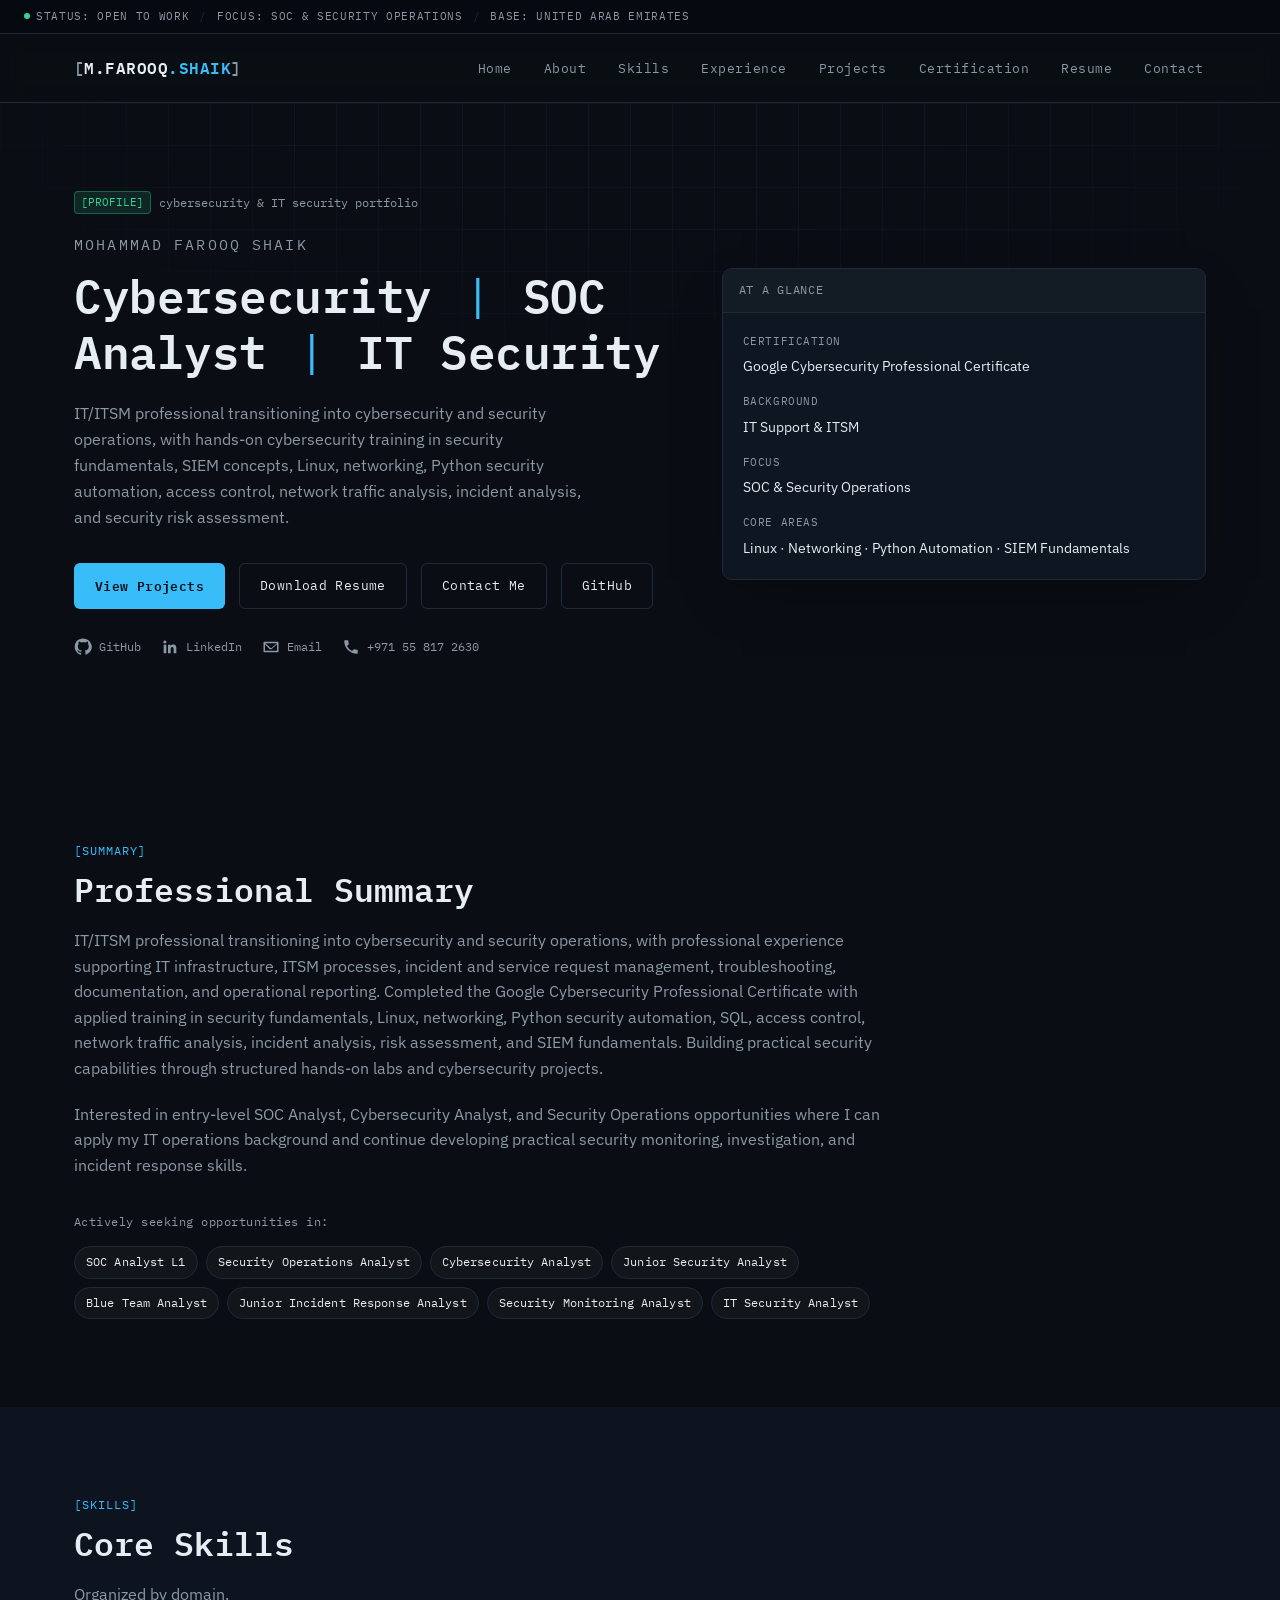
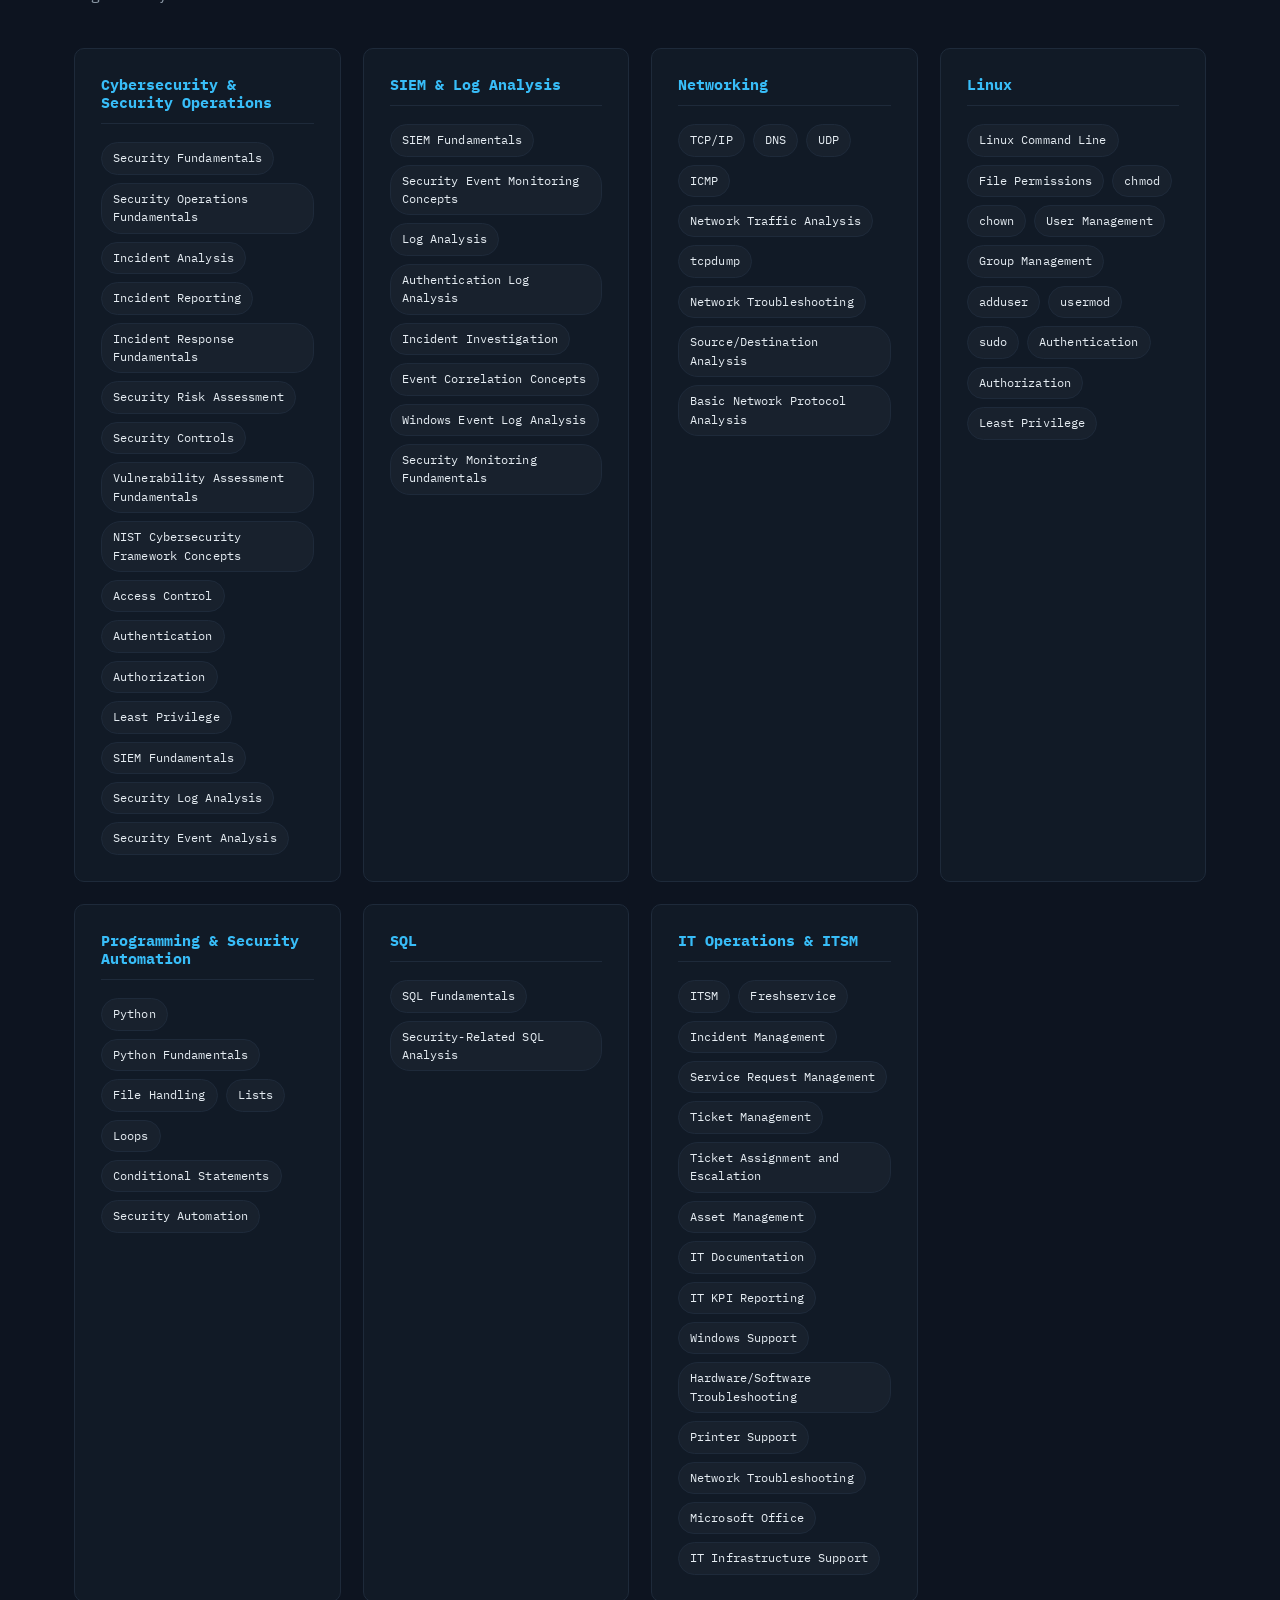
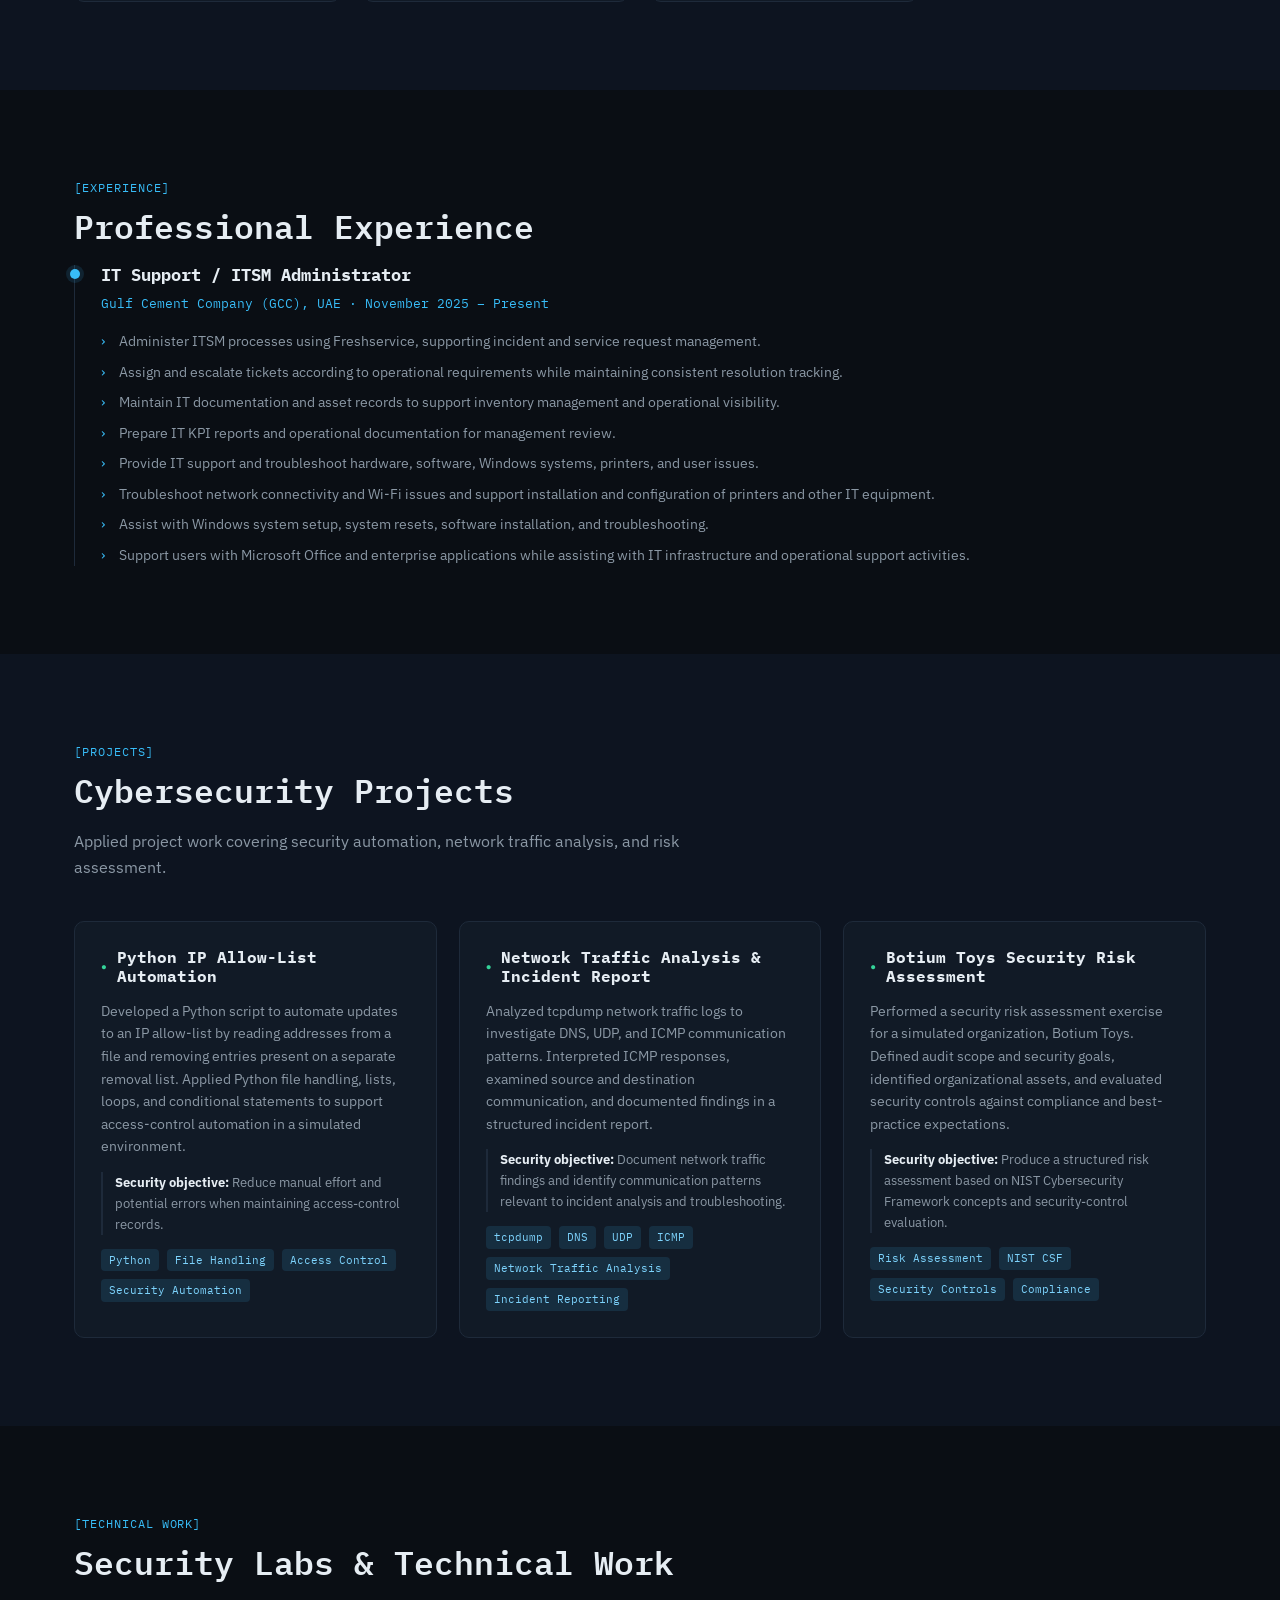
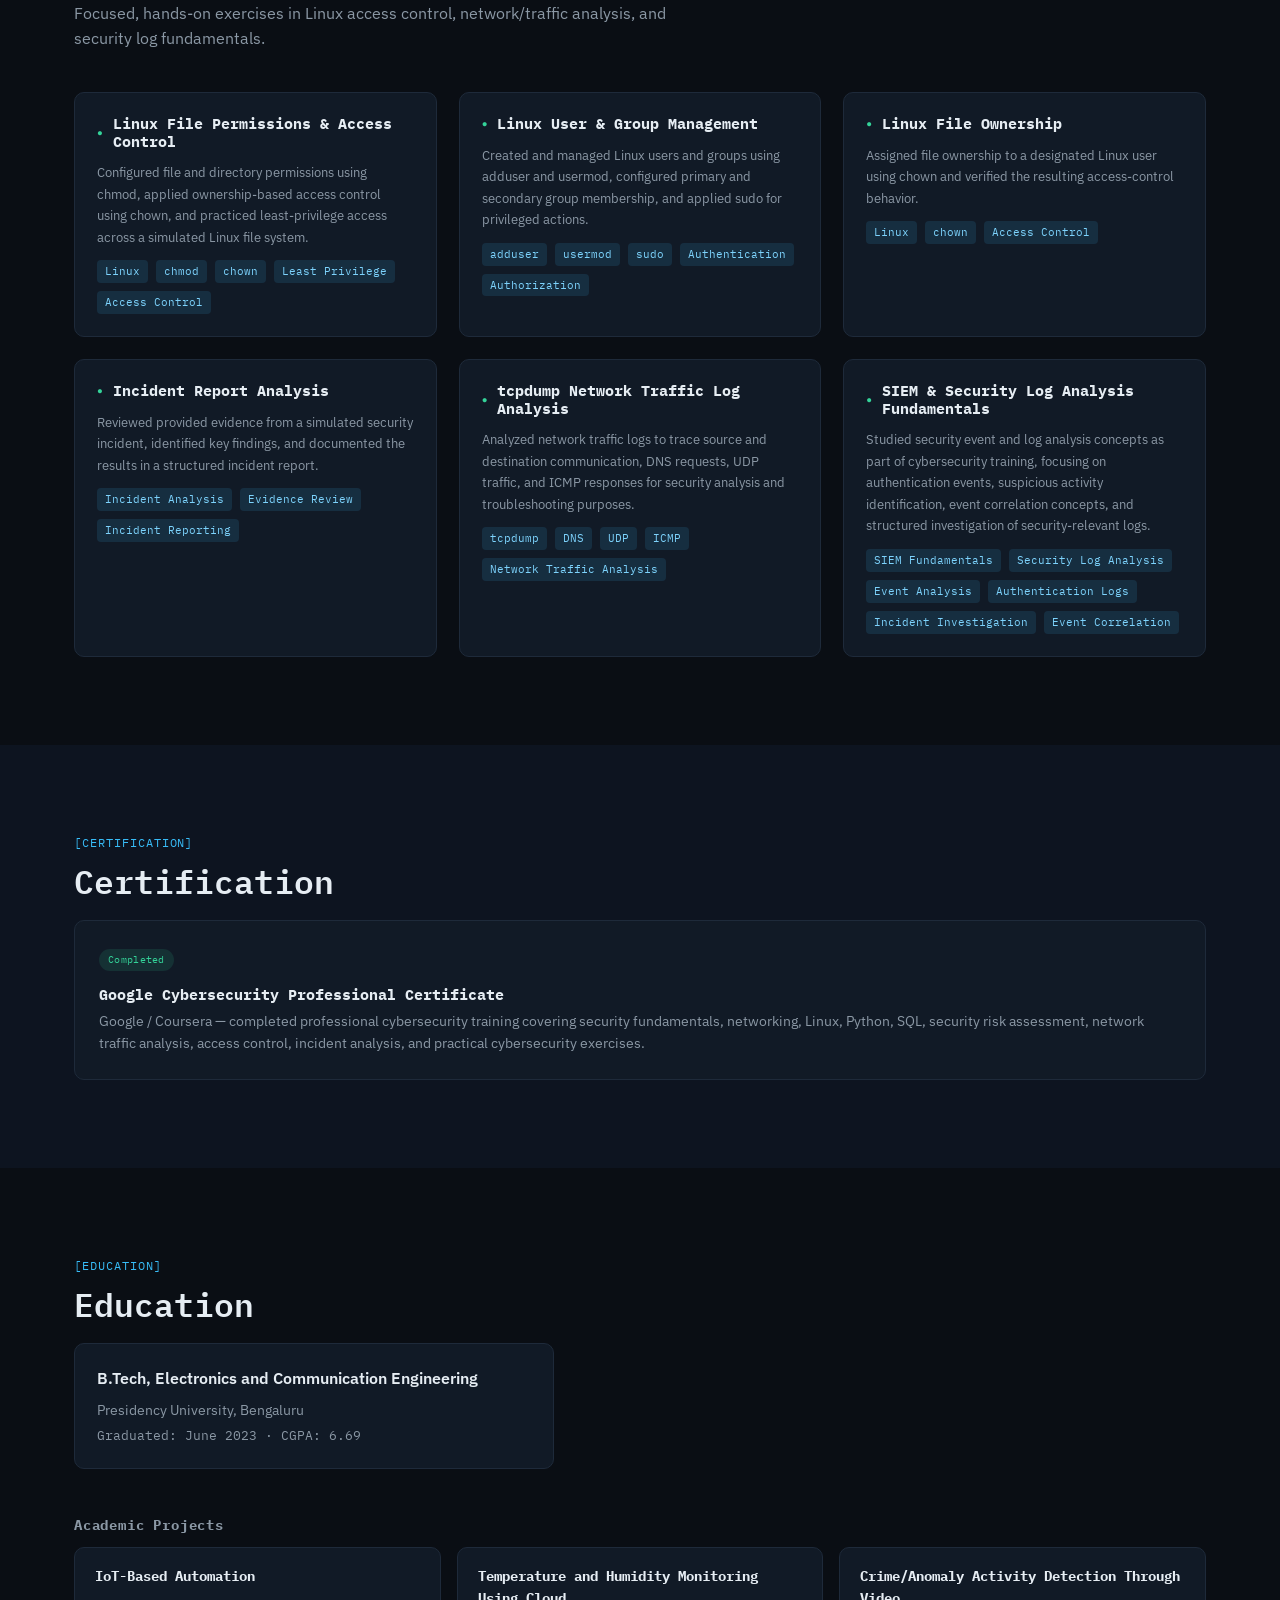
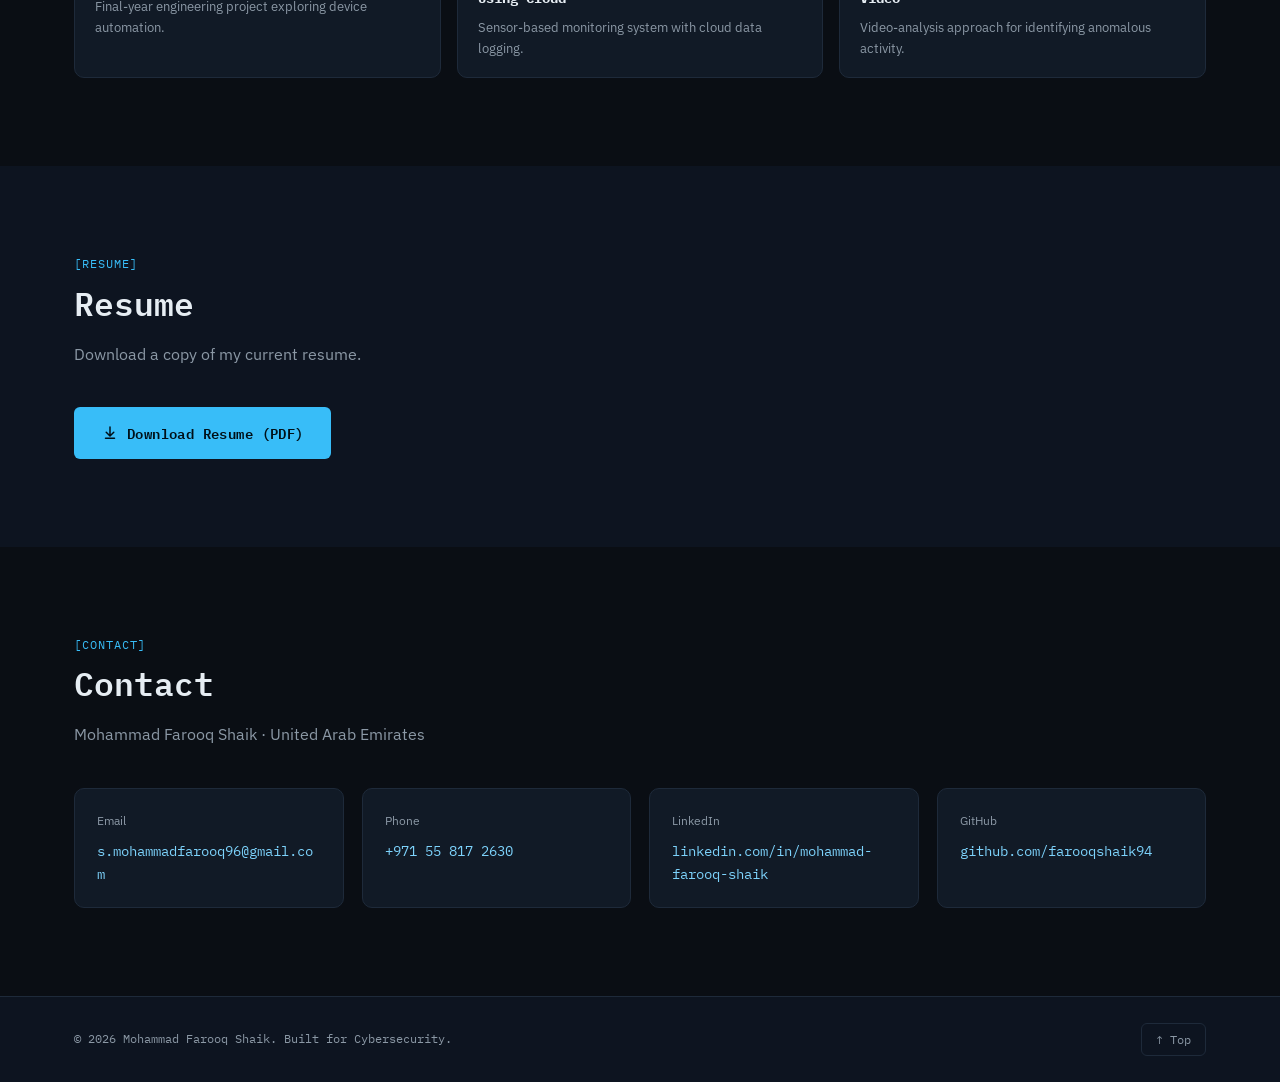
<file: index.html>
<!DOCTYPE html>
<html lang="en">
<head>
  <meta charset="UTF-8">
  <meta name="viewport" content="width=device-width, initial-scale=1.0">
  <title>Mohammad Farooq Shaik | Cybersecurity &amp; SOC Analyst Portfolio</title>
  <meta name="description" content="Mohammad Farooq Shaik — IT/ITSM professional transitioning into cybersecurity and security operations, with hands-on training in Linux, networking, Python security automation, SIEM fundamentals, and incident analysis.">
  <meta name="keywords" content="SOC Analyst, Cybersecurity Analyst, Security Operations, IT Security, Incident Analysis, SIEM Fundamentals, Log Analysis, Network Traffic Analysis, Mohammad Farooq Shaik">
  <meta name="author" content="Mohammad Farooq Shaik">

  <!-- Open Graph -->
  <meta property="og:title" content="Mohammad Farooq Shaik | Cybersecurity & SOC Analyst Portfolio">
  <meta property="og:description" content="IT/ITSM professional transitioning into cybersecurity and security operations, with hands-on training in Linux, networking, Python automation, SIEM fundamentals, and incident analysis.">
  <meta property="og:type" content="website">
  <meta property="og:image" content="./assets/og-cover.svg">

  <link rel="icon" type="image/svg+xml" href="./assets/favicon.svg">
  <link rel="preconnect" href="https://fonts.googleapis.com">
  <link rel="preconnect" href="https://fonts.gstatic.com" crossorigin>
  <link href="https://fonts.googleapis.com/css2?family=IBM+Plex+Mono:wght@400;500;600;700&family=IBM+Plex+Sans:wght@400;500;600;700&display=swap" rel="stylesheet">
  <link rel="stylesheet" href="./style.css">
</head>
<body>

  <a class="skip-link" href="#main">Skip to main content</a>

  <!-- ===== STATUS BAR ===== -->
  <div class="statusbar" role="status" aria-label="Site status">
    <div class="statusbar-inner">
      <span class="status-item"><span class="dot dot--live" aria-hidden="true"></span>STATUS: OPEN TO WORK</span>
      <span class="status-item status-item--sep" aria-hidden="true">/</span>
      <span class="status-item">FOCUS: SOC &amp; SECURITY OPERATIONS</span>
      <span class="status-item status-item--sep" aria-hidden="true">/</span>
      <span class="status-item">BASE: UNITED ARAB EMIRATES</span>
    </div>
  </div>

  <!-- ===== NAV ===== -->
  <header class="nav-wrap">
    <nav class="nav" aria-label="Primary">
      <a href="#top" class="logo">
        <span class="logo-bracket">[</span>M.FAROOQ<span class="logo-accent">.SHAIK</span><span class="logo-bracket">]</span>
      </a>

      <button class="nav-toggle" id="navToggle" aria-expanded="false" aria-controls="navMenu" aria-label="Toggle navigation menu">
        <span class="nav-toggle-bar"></span>
        <span class="nav-toggle-bar"></span>
        <span class="nav-toggle-bar"></span>
      </button>

      <ul class="nav-menu" id="navMenu">
        <li><a href="#top" class="nav-link">Home</a></li>
        <li><a href="#about" class="nav-link">About</a></li>
        <li><a href="#skills" class="nav-link">Skills</a></li>
        <li><a href="#experience" class="nav-link">Experience</a></li>
        <li><a href="#projects" class="nav-link">Projects</a></li>
        <li><a href="#certification" class="nav-link">Certification</a></li>
        <li><a href="#resume" class="nav-link">Resume</a></li>
        <li><a href="#contact" class="nav-link">Contact</a></li>
      </ul>
    </nav>
  </header>

  <main id="main">

    <!-- ===== HERO ===== -->
    <section class="hero" id="top">
      <div class="hero-grid" aria-hidden="true"></div>
      <div class="container hero-inner">
        <div class="hero-content">
          <p class="eyebrow"><span class="eyebrow-tag">[PROFILE]</span> cybersecurity &amp; IT security portfolio</p>
          <p class="hero-name">MOHAMMAD FAROOQ SHAIK</p>
          <h1 class="hero-title">
            Cybersecurity <span class="hero-divider">|</span> SOC Analyst <span class="hero-divider">|</span> IT Security
          </h1>
          <p class="hero-subtitle">
            IT/ITSM professional transitioning into cybersecurity and security operations, with hands-on
            cybersecurity training in security fundamentals, SIEM concepts, Linux, networking, Python security
            automation, access control, network traffic analysis, incident analysis, and security risk assessment.
          </p>
          <div class="hero-actions">
            <a href="#projects" class="btn btn--primary">View Projects</a>
            <a href="/resume.pdf" class="btn btn--ghost" download>Download Resume</a>
            <a href="#contact" class="btn btn--ghost">Contact Me</a>
            <a href="https://github.com/farooqshaik94" class="btn btn--ghost" target="_blank" rel="noopener noreferrer">GitHub</a>
          </div>
          <div class="hero-social">
            <a href="https://github.com/farooqshaik94" class="social-link" target="_blank" rel="noopener noreferrer" aria-label="GitHub profile">
              <svg viewBox="0 0 24 24" width="18" height="18" aria-hidden="true"><path fill="currentColor" d="M12 .5C5.73.5.98 5.24.98 11.52c0 5.02 3.26 9.28 7.78 10.78.57.1.78-.25.78-.55v-2.15c-3.17.69-3.83-1.36-3.83-1.36-.52-1.3-1.27-1.65-1.27-1.65-1.04-.71.08-.7.08-.7 1.15.08 1.75 1.18 1.75 1.18 1.02 1.75 2.68 1.24 3.33.95.1-.74.4-1.24.72-1.53-2.53-.29-5.19-1.26-5.19-5.62 0-1.24.44-2.26 1.17-3.05-.12-.29-.51-1.45.11-3.02 0 0 .96-.31 3.14 1.16.91-.25 1.89-.38 2.86-.38.97 0 1.95.13 2.86.38 2.18-1.47 3.14-1.16 3.14-1.16.62 1.57.23 2.73.11 3.02.73.79 1.17 1.81 1.17 3.05 0 4.37-2.67 5.33-5.21 5.61.41.35.77 1.04.77 2.1v3.11c0 .3.21.66.79.55 4.51-1.51 7.77-5.76 7.77-10.78C23.02 5.24 18.27.5 12 .5Z"/></svg>
              <span>GitHub</span>
            </a>
            <a href="https://linkedin.com/in/mohammad-farooq-shaik" class="social-link" target="_blank" rel="noopener noreferrer" aria-label="LinkedIn profile">
              <svg viewBox="0 0 24 24" width="18" height="18" aria-hidden="true"><path fill="currentColor" d="M20.45 20.45h-3.56v-5.57c0-1.33-.02-3.03-1.85-3.03-1.85 0-2.14 1.45-2.14 2.94v5.66H9.34V9h3.42v1.56h.05c.48-.9 1.64-1.85 3.38-1.85 3.6 0 4.27 2.37 4.27 5.46v6.28ZM5.34 7.43a2.07 2.07 0 1 1 0-4.13 2.07 2.07 0 0 1 0 4.13ZM7.12 20.45H3.56V9h3.56v11.45Z"/></svg>
              <span>LinkedIn</span>
            </a>
            <a href="mailto:s.mohammadfarooq96@gmail.com" class="social-link" aria-label="Email Mohammad Farooq Shaik">
              <svg viewBox="0 0 24 24" width="18" height="18" aria-hidden="true"><path fill="currentColor" d="M3 5h18a1 1 0 0 1 1 1v12a1 1 0 0 1-1 1H3a1 1 0 0 1-1-1V6a1 1 0 0 1 1-1Zm1.4 2 7.1 6.2a1 1 0 0 0 1.3 0L20 7H4.4ZM4 8.4V17h16V8.4l-6.6 5.77a3 3 0 0 1-3.9 0L4 8.4Z"/></svg>
              <span>Email</span>
            </a>
            <a href="tel:+971558172630" class="social-link" aria-label="Call Mohammad Farooq Shaik">
              <svg viewBox="0 0 24 24" width="18" height="18" aria-hidden="true"><path fill="currentColor" d="M6.62 10.79a15.05 15.05 0 0 0 6.59 6.59l2.2-2.2a1 1 0 0 1 1.02-.24c1.12.37 2.33.57 3.57.57a1 1 0 0 1 1 1V20a1 1 0 0 1-1 1C10.61 21 3 13.39 3 4a1 1 0 0 1 1-1h3.5a1 1 0 0 1 1 1c0 1.24.2 2.45.57 3.57a1 1 0 0 1-.25 1.02l-2.2 2.2Z"/></svg>
              <span>+971 55 817 2630</span>
            </a>
          </div>
        </div>

        <div class="hero-panel" aria-hidden="true">
          <div class="panel-head">
            <span class="panel-title">AT A GLANCE</span>
          </div>
          <div class="panel-body">
            <div class="panel-row"><span class="panel-key">Certification</span><span class="panel-value">Google Cybersecurity Professional Certificate</span></div>
            <div class="panel-row"><span class="panel-key">Background</span><span class="panel-value">IT Support &amp; ITSM</span></div>
            <div class="panel-row"><span class="panel-key">Focus</span><span class="panel-value">SOC &amp; Security Operations</span></div>
            <div class="panel-row"><span class="panel-key">Core Areas</span><span class="panel-value">Linux &middot; Networking &middot; Python Automation &middot; SIEM Fundamentals</span></div>
          </div>
        </div>
      </div>
    </section>

    <!-- ===== ABOUT / PROFESSIONAL SUMMARY ===== -->
    <section class="section" id="about">
      <div class="container">
        <p class="section-eyebrow">[SUMMARY]</p>
        <h2 class="section-title">Professional Summary</h2>
        <div class="about-grid">
          <p class="about-text">
            IT/ITSM professional transitioning into cybersecurity and security operations, with professional
            experience supporting IT infrastructure, ITSM processes, incident and service request management,
            troubleshooting, documentation, and operational reporting. Completed the Google Cybersecurity
            Professional Certificate with applied training in security fundamentals, Linux, networking, Python
            security automation, SQL, access control, network traffic analysis, incident analysis, risk
            assessment, and SIEM fundamentals. Building practical security capabilities through structured
            hands-on labs and cybersecurity projects.
          </p>
          <p class="about-text">
            Interested in entry-level SOC Analyst, Cybersecurity Analyst, and Security Operations opportunities
            where I can apply my IT operations background and continue developing practical security monitoring,
            investigation, and incident response skills.
          </p>
        </div>

        <div class="roles-block">
          <p class="roles-label">Actively seeking opportunities in:</p>
          <ul class="chip-list chip-list--roles">
            <li>SOC Analyst L1</li>
            <li>Security Operations Analyst</li>
            <li>Cybersecurity Analyst</li>
            <li>Junior Security Analyst</li>
            <li>Blue Team Analyst</li>
            <li>Junior Incident Response Analyst</li>
            <li>Security Monitoring Analyst</li>
            <li>IT Security Analyst</li>
          </ul>
        </div>
      </div>
    </section>

    <!-- ===== CORE SKILLS ===== -->
    <section class="section section--alt" id="skills">
      <div class="container">
        <p class="section-eyebrow">[SKILLS]</p>
        <h2 class="section-title">Core Skills</h2>
        <p class="section-lead">Organized by domain.</p>

        <div class="skills-grid">

          <div class="skill-card">
            <h3 class="skill-card-title">Cybersecurity &amp; Security Operations</h3>
            <ul class="chip-list">
              <li>Security Fundamentals</li>
              <li>Security Operations Fundamentals</li>
              <li>Incident Analysis</li>
              <li>Incident Reporting</li>
              <li>Incident Response Fundamentals</li>
              <li>Security Risk Assessment</li>
              <li>Security Controls</li>
              <li>Vulnerability Assessment Fundamentals</li>
              <li>NIST Cybersecurity Framework Concepts</li>
              <li>Access Control</li>
              <li>Authentication</li>
              <li>Authorization</li>
              <li>Least Privilege</li>
              <li>SIEM Fundamentals</li>
              <li>Security Log Analysis</li>
              <li>Security Event Analysis</li>
            </ul>
          </div>

          <div class="skill-card">
            <h3 class="skill-card-title">SIEM &amp; Log Analysis</h3>
            <ul class="chip-list">
              <li>SIEM Fundamentals</li>
              <li>Security Event Monitoring Concepts</li>
              <li>Log Analysis</li>
              <li>Authentication Log Analysis</li>
              <li>Incident Investigation</li>
              <li>Event Correlation Concepts</li>
              <li>Windows Event Log Analysis</li>
              <li>Security Monitoring Fundamentals</li>
            </ul>
          </div>

          <div class="skill-card">
            <h3 class="skill-card-title">Networking</h3>
            <ul class="chip-list">
              <li>TCP/IP</li>
              <li>DNS</li>
              <li>UDP</li>
              <li>ICMP</li>
              <li>Network Traffic Analysis</li>
              <li>tcpdump</li>
              <li>Network Troubleshooting</li>
              <li>Source/Destination Analysis</li>
              <li>Basic Network Protocol Analysis</li>
            </ul>
          </div>

          <div class="skill-card">
            <h3 class="skill-card-title">Linux</h3>
            <ul class="chip-list">
              <li>Linux Command Line</li>
              <li>File Permissions</li>
              <li>chmod</li>
              <li>chown</li>
              <li>User Management</li>
              <li>Group Management</li>
              <li>adduser</li>
              <li>usermod</li>
              <li>sudo</li>
              <li>Authentication</li>
              <li>Authorization</li>
              <li>Least Privilege</li>
            </ul>
          </div>

          <div class="skill-card">
            <h3 class="skill-card-title">Programming &amp; Security Automation</h3>
            <ul class="chip-list">
              <li>Python</li>
              <li>Python Fundamentals</li>
              <li>File Handling</li>
              <li>Lists</li>
              <li>Loops</li>
              <li>Conditional Statements</li>
              <li>Security Automation</li>
            </ul>
          </div>

          <div class="skill-card">
            <h3 class="skill-card-title">SQL</h3>
            <ul class="chip-list">
              <li>SQL Fundamentals</li>
              <li>Security-Related SQL Analysis</li>
            </ul>
          </div>

          <div class="skill-card">
            <h3 class="skill-card-title">IT Operations &amp; ITSM</h3>
            <ul class="chip-list">
              <li>ITSM</li>
              <li>Freshservice</li>
              <li>Incident Management</li>
              <li>Service Request Management</li>
              <li>Ticket Management</li>
              <li>Ticket Assignment and Escalation</li>
              <li>Asset Management</li>
              <li>IT Documentation</li>
              <li>IT KPI Reporting</li>
              <li>Windows Support</li>
              <li>Hardware/Software Troubleshooting</li>
              <li>Printer Support</li>
              <li>Network Troubleshooting</li>
              <li>Microsoft Office</li>
              <li>IT Infrastructure Support</li>
            </ul>
          </div>

        </div>
      </div>
    </section>

    <!-- ===== EXPERIENCE ===== -->
    <section class="section" id="experience">
      <div class="container">
        <p class="section-eyebrow">[EXPERIENCE]</p>
        <h2 class="section-title">Professional Experience</h2>

        <div class="timeline">
          <div class="timeline-item">
            <div class="timeline-marker" aria-hidden="true"></div>
            <div class="timeline-content">
              <h3>IT Support / ITSM Administrator</h3>
              <p class="timeline-org">Gulf Cement Company (GCC), UAE &middot; November 2025 &ndash; Present</p>
              <ul class="timeline-list">
                <li>Administer ITSM processes using Freshservice, supporting incident and service request management.</li>
                <li>Assign and escalate tickets according to operational requirements while maintaining consistent resolution tracking.</li>
                <li>Maintain IT documentation and asset records to support inventory management and operational visibility.</li>
                <li>Prepare IT KPI reports and operational documentation for management review.</li>
                <li>Provide IT support and troubleshoot hardware, software, Windows systems, printers, and user issues.</li>
                <li>Troubleshoot network connectivity and Wi-Fi issues and support installation and configuration of printers and other IT equipment.</li>
                <li>Assist with Windows system setup, system resets, software installation, and troubleshooting.</li>
                <li>Support users with Microsoft Office and enterprise applications while assisting with IT infrastructure and operational support activities.</li>
              </ul>
            </div>
          </div>
        </div>
      </div>
    </section>

    <!-- ===== CYBERSECURITY PROJECTS ===== -->
    <section class="section section--alt" id="projects">
      <div class="container">
        <p class="section-eyebrow">[PROJECTS]</p>
        <h2 class="section-title">Cybersecurity Projects</h2>
        <p class="section-lead">Applied project work covering security automation, network traffic analysis, and risk assessment.</p>

        <div class="projects-grid">

          <article class="project-card">
            <div class="project-head">
              <span class="project-icon" aria-hidden="true">&#9679;</span>
              <h3>Python IP Allow-List Automation</h3>
            </div>
            <p class="project-desc">Developed a Python script to automate updates to an IP allow-list by reading addresses from a file and removing entries present on a separate removal list. Applied Python file handling, lists, loops, and conditional statements to support access-control automation in a simulated environment.</p>
            <p class="project-objective"><strong>Security objective:</strong> Reduce manual effort and potential errors when maintaining access-control records.</p>
            <ul class="project-tags">
              <li>Python</li><li>File Handling</li><li>Access Control</li><li>Security Automation</li>
            </ul>
          </article>

          <article class="project-card">
            <div class="project-head">
              <span class="project-icon" aria-hidden="true">&#9679;</span>
              <h3>Network Traffic Analysis &amp; Incident Report</h3>
            </div>
            <p class="project-desc">Analyzed tcpdump network traffic logs to investigate DNS, UDP, and ICMP communication patterns. Interpreted ICMP responses, examined source and destination communication, and documented findings in a structured incident report.</p>
            <p class="project-objective"><strong>Security objective:</strong> Document network traffic findings and identify communication patterns relevant to incident analysis and troubleshooting.</p>
            <ul class="project-tags">
              <li>tcpdump</li><li>DNS</li><li>UDP</li><li>ICMP</li><li>Network Traffic Analysis</li><li>Incident Reporting</li>
            </ul>
          </article>

          <article class="project-card">
            <div class="project-head">
              <span class="project-icon" aria-hidden="true">&#9679;</span>
              <h3>Botium Toys Security Risk Assessment</h3>
            </div>
            <p class="project-desc">Performed a security risk assessment exercise for a simulated organization, Botium Toys. Defined audit scope and security goals, identified organizational assets, and evaluated security controls against compliance and best-practice expectations.</p>
            <p class="project-objective"><strong>Security objective:</strong> Produce a structured risk assessment based on NIST Cybersecurity Framework concepts and security-control evaluation.</p>
            <ul class="project-tags">
              <li>Risk Assessment</li><li>NIST CSF</li><li>Security Controls</li><li>Compliance</li>
            </ul>
          </article>

        </div>
      </div>
    </section>

    <!-- ===== SECURITY LABS & TECHNICAL WORK ===== -->
    <section class="section" id="labs">
      <div class="container">
        <p class="section-eyebrow">[TECHNICAL WORK]</p>
        <h2 class="section-title">Security Labs &amp; Technical Work</h2>
        <p class="section-lead">Focused, hands-on exercises in Linux access control, network/traffic analysis, and security log fundamentals.</p>

        <div class="projects-grid">

          <article class="project-card project-card--compact">
            <div class="project-head">
              <span class="project-icon" aria-hidden="true">&#9679;</span>
              <h3>Linux File Permissions &amp; Access Control</h3>
            </div>
            <p class="project-desc">Configured file and directory permissions using chmod, applied ownership-based access control using chown, and practiced least-privilege access across a simulated Linux file system.</p>
            <ul class="project-tags">
              <li>Linux</li><li>chmod</li><li>chown</li><li>Least Privilege</li><li>Access Control</li>
            </ul>
          </article>

          <article class="project-card project-card--compact">
            <div class="project-head">
              <span class="project-icon" aria-hidden="true">&#9679;</span>
              <h3>Linux User &amp; Group Management</h3>
            </div>
            <p class="project-desc">Created and managed Linux users and groups using adduser and usermod, configured primary and secondary group membership, and applied sudo for privileged actions.</p>
            <ul class="project-tags">
              <li>adduser</li><li>usermod</li><li>sudo</li><li>Authentication</li><li>Authorization</li>
            </ul>
          </article>

          <article class="project-card project-card--compact">
            <div class="project-head">
              <span class="project-icon" aria-hidden="true">&#9679;</span>
              <h3>Linux File Ownership</h3>
            </div>
            <p class="project-desc">Assigned file ownership to a designated Linux user using chown and verified the resulting access-control behavior.</p>
            <ul class="project-tags">
              <li>Linux</li><li>chown</li><li>Access Control</li>
            </ul>
          </article>

          <article class="project-card project-card--compact">
            <div class="project-head">
              <span class="project-icon" aria-hidden="true">&#9679;</span>
              <h3>Incident Report Analysis</h3>
            </div>
            <p class="project-desc">Reviewed provided evidence from a simulated security incident, identified key findings, and documented the results in a structured incident report.</p>
            <ul class="project-tags">
              <li>Incident Analysis</li><li>Evidence Review</li><li>Incident Reporting</li>
            </ul>
          </article>

          <article class="project-card project-card--compact">
            <div class="project-head">
              <span class="project-icon" aria-hidden="true">&#9679;</span>
              <h3>tcpdump Network Traffic Log Analysis</h3>
            </div>
            <p class="project-desc">Analyzed network traffic logs to trace source and destination communication, DNS requests, UDP traffic, and ICMP responses for security analysis and troubleshooting purposes.</p>
            <ul class="project-tags">
              <li>tcpdump</li><li>DNS</li><li>UDP</li><li>ICMP</li><li>Network Traffic Analysis</li>
            </ul>
          </article>

          <article class="project-card project-card--compact">
            <div class="project-head">
              <span class="project-icon" aria-hidden="true">&#9679;</span>
              <h3>SIEM &amp; Security Log Analysis Fundamentals</h3>
            </div>
            <p class="project-desc">Studied security event and log analysis concepts as part of cybersecurity training, focusing on authentication events, suspicious activity identification, event correlation concepts, and structured investigation of security-relevant logs.</p>
            <ul class="project-tags">
              <li>SIEM Fundamentals</li><li>Security Log Analysis</li><li>Event Analysis</li><li>Authentication Logs</li><li>Incident Investigation</li><li>Event Correlation</li>
            </ul>
          </article>

        </div>
      </div>
    </section>

    <!-- ===== CERTIFICATION ===== -->
    <section class="section section--alt" id="certification">
      <div class="container">
        <p class="section-eyebrow">[CERTIFICATION]</p>
        <h2 class="section-title">Certification</h2>
        <div class="cert-grid">
          <div class="cert-card">
            <span class="cert-status cert-status--completed">Completed</span>
            <h3>Google Cybersecurity Professional Certificate</h3>
            <p>Google / Coursera &mdash; completed professional cybersecurity training covering security fundamentals, networking, Linux, Python, SQL, security risk assessment, network traffic analysis, access control, incident analysis, and practical cybersecurity exercises.</p>
          </div>
        </div>
      </div>
    </section>

    <!-- ===== EDUCATION ===== -->
    <section class="section" id="education">
      <div class="container">
        <p class="section-eyebrow">[EDUCATION]</p>
        <h2 class="section-title">Education</h2>
        <div class="education-card">
          <p class="education-degree">B.Tech, Electronics and Communication Engineering</p>
          <p class="education-school">Presidency University, Bengaluru</p>
          <p class="education-year">Graduated: June 2023 &middot; CGPA: 6.69</p>
        </div>

        <div class="education-block">
          <h3 class="education-title">Academic Projects</h3>
          <div class="academic-grid">
            <div class="academic-card">
              <h4>IoT-Based Automation</h4>
              <p>Final-year engineering project exploring device automation.</p>
            </div>
            <div class="academic-card">
              <h4>Temperature and Humidity Monitoring Using Cloud</h4>
              <p>Sensor-based monitoring system with cloud data logging.</p>
            </div>
            <div class="academic-card">
              <h4>Crime/Anomaly Activity Detection Through Video</h4>
              <p>Video-analysis approach for identifying anomalous activity.</p>
            </div>
          </div>
        </div>
      </div>
    </section>

    <!-- ===== RESUME ===== -->
    <section class="section section--alt resume-section" id="resume">
      <div class="container resume-inner">
        <p class="section-eyebrow">[RESUME]</p>
        <h2 class="section-title">Resume</h2>
        <p class="section-lead">Download a copy of my current resume.</p>
        <a href="/resume.pdf" class="btn btn--primary btn--large" download>
          <svg viewBox="0 0 24 24" width="18" height="18" aria-hidden="true"><path fill="currentColor" d="M12 3a1 1 0 0 1 1 1v9.59l3.3-3.3a1 1 0 1 1 1.4 1.42l-5 5a1 1 0 0 1-1.4 0l-5-5a1 1 0 1 1 1.4-1.42l3.3 3.3V4a1 1 0 0 1 1-1ZM5 19a1 1 0 0 1 1-1h12a1 1 0 1 1 0 2H6a1 1 0 0 1-1-1Z"/></svg>
          Download Resume (PDF)
        </a>
      </div>
    </section>

    <!-- ===== CONTACT ===== -->
    <section class="section" id="contact">
      <div class="container">
        <p class="section-eyebrow">[CONTACT]</p>
        <h2 class="section-title">Contact</h2>
        <p class="section-lead">Mohammad Farooq Shaik &middot; United Arab Emirates</p>
        <div class="contact-grid">
          <a class="contact-card" href="mailto:s.mohammadfarooq96@gmail.com">
            <span class="contact-label">Email</span>
            <span class="contact-value">s.mohammadfarooq96@gmail.com</span>
          </a>
          <a class="contact-card" href="tel:+971558172630">
            <span class="contact-label">Phone</span>
            <span class="contact-value">+971 55 817 2630</span>
          </a>
          <a class="contact-card" href="https://linkedin.com/in/mohammad-farooq-shaik" target="_blank" rel="noopener noreferrer">
            <span class="contact-label">LinkedIn</span>
            <span class="contact-value">linkedin.com/in/mohammad-farooq-shaik</span>
          </a>
          <a class="contact-card" href="https://github.com/farooqshaik94" target="_blank" rel="noopener noreferrer">
            <span class="contact-label">GitHub</span>
            <span class="contact-value">github.com/farooqshaik94</span>
          </a>
        </div>
      </div>
    </section>

  </main>

  <footer class="footer">
    <div class="container footer-inner">
      <p>&copy; 2026 Mohammad Farooq Shaik. Built for Cybersecurity.</p>
      <button class="to-top" id="toTop" aria-label="Back to top">&uarr; Top</button>
    </div>
  </footer>

  <script src="./script.js"></script>
</body>
</html>
</file>
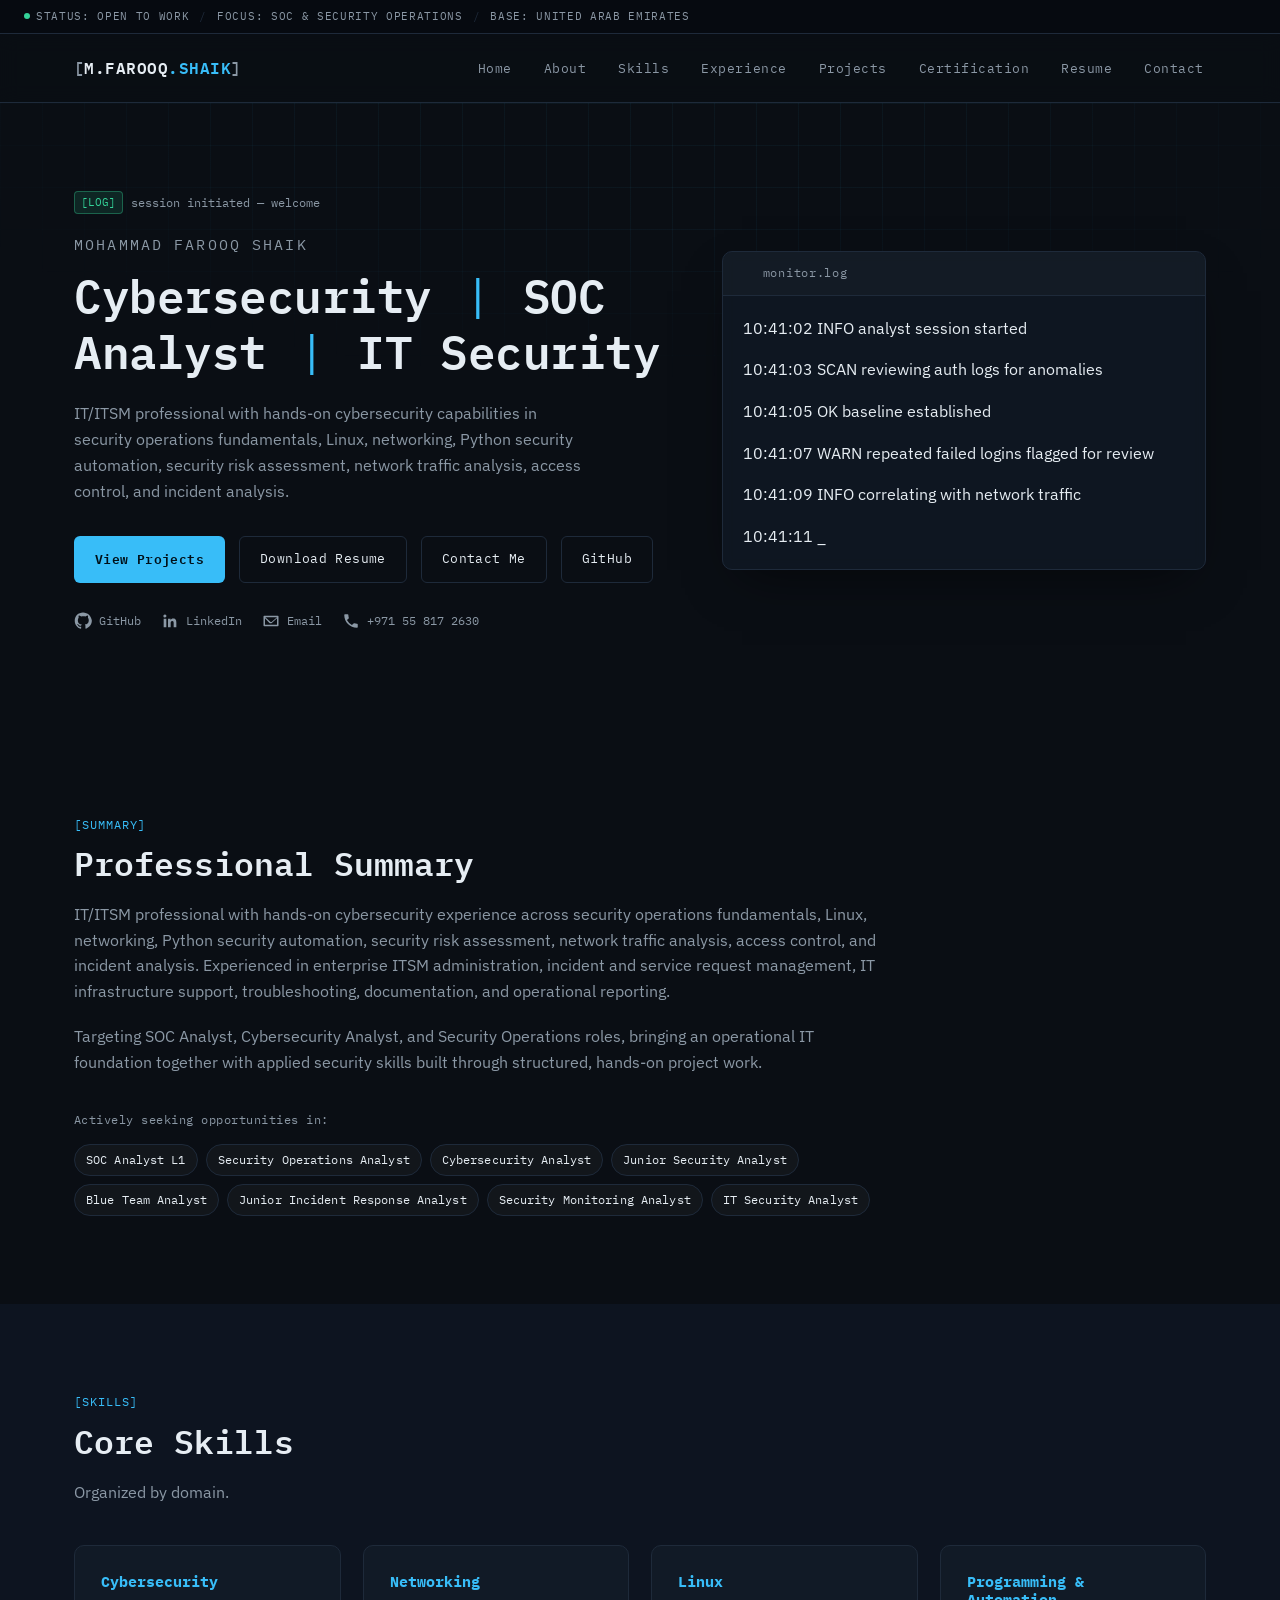
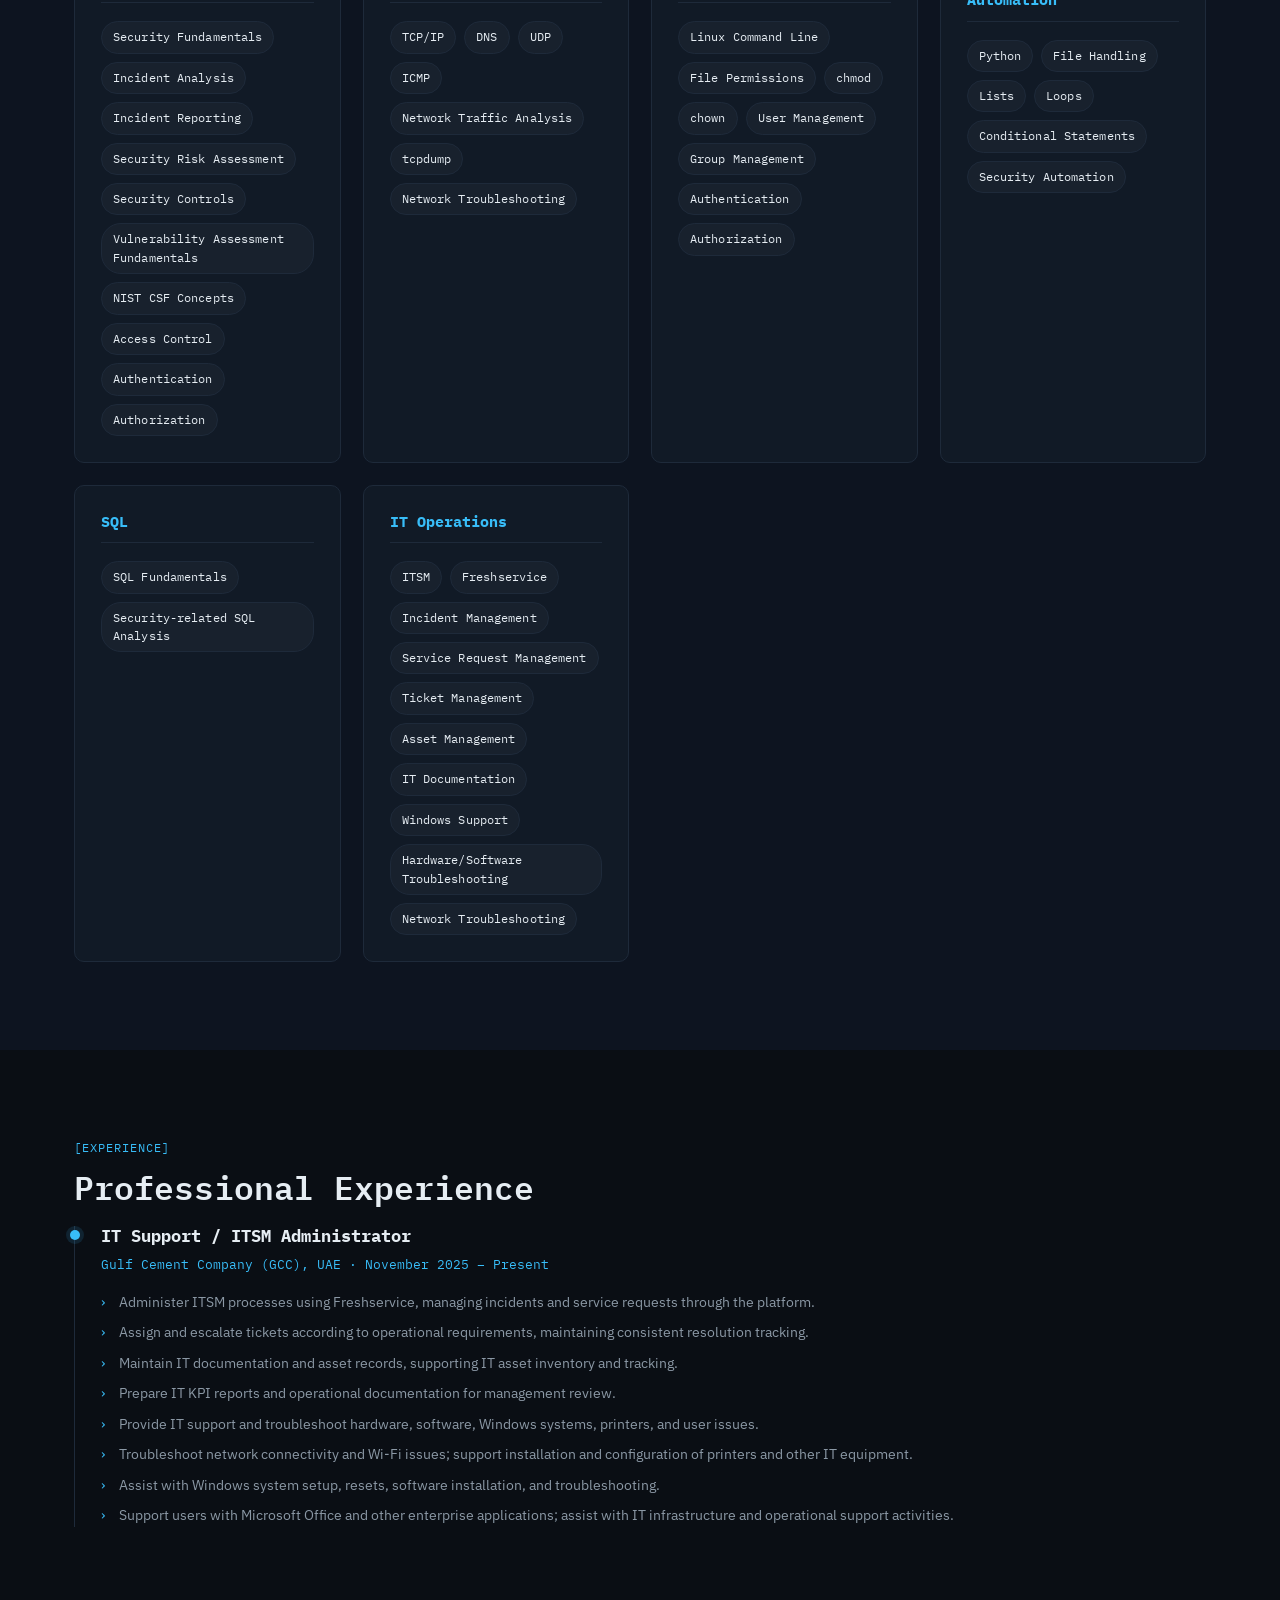
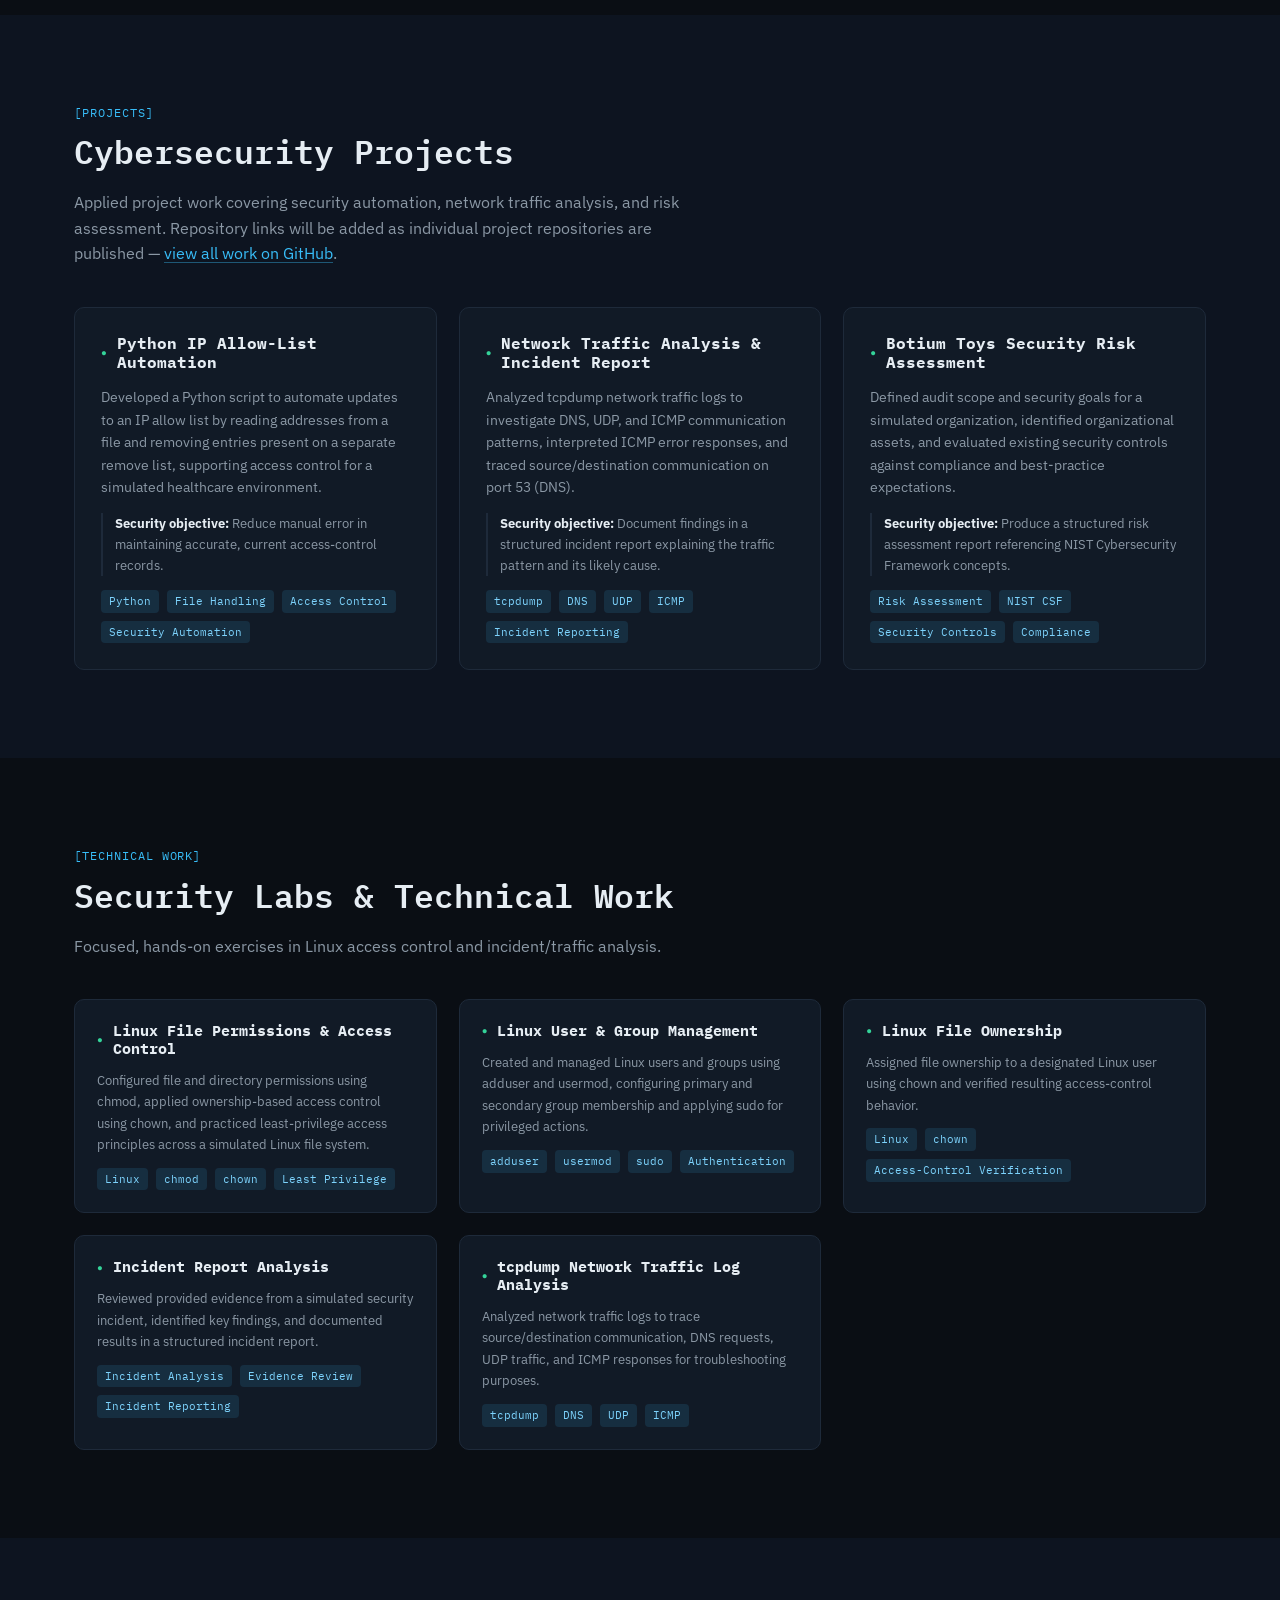
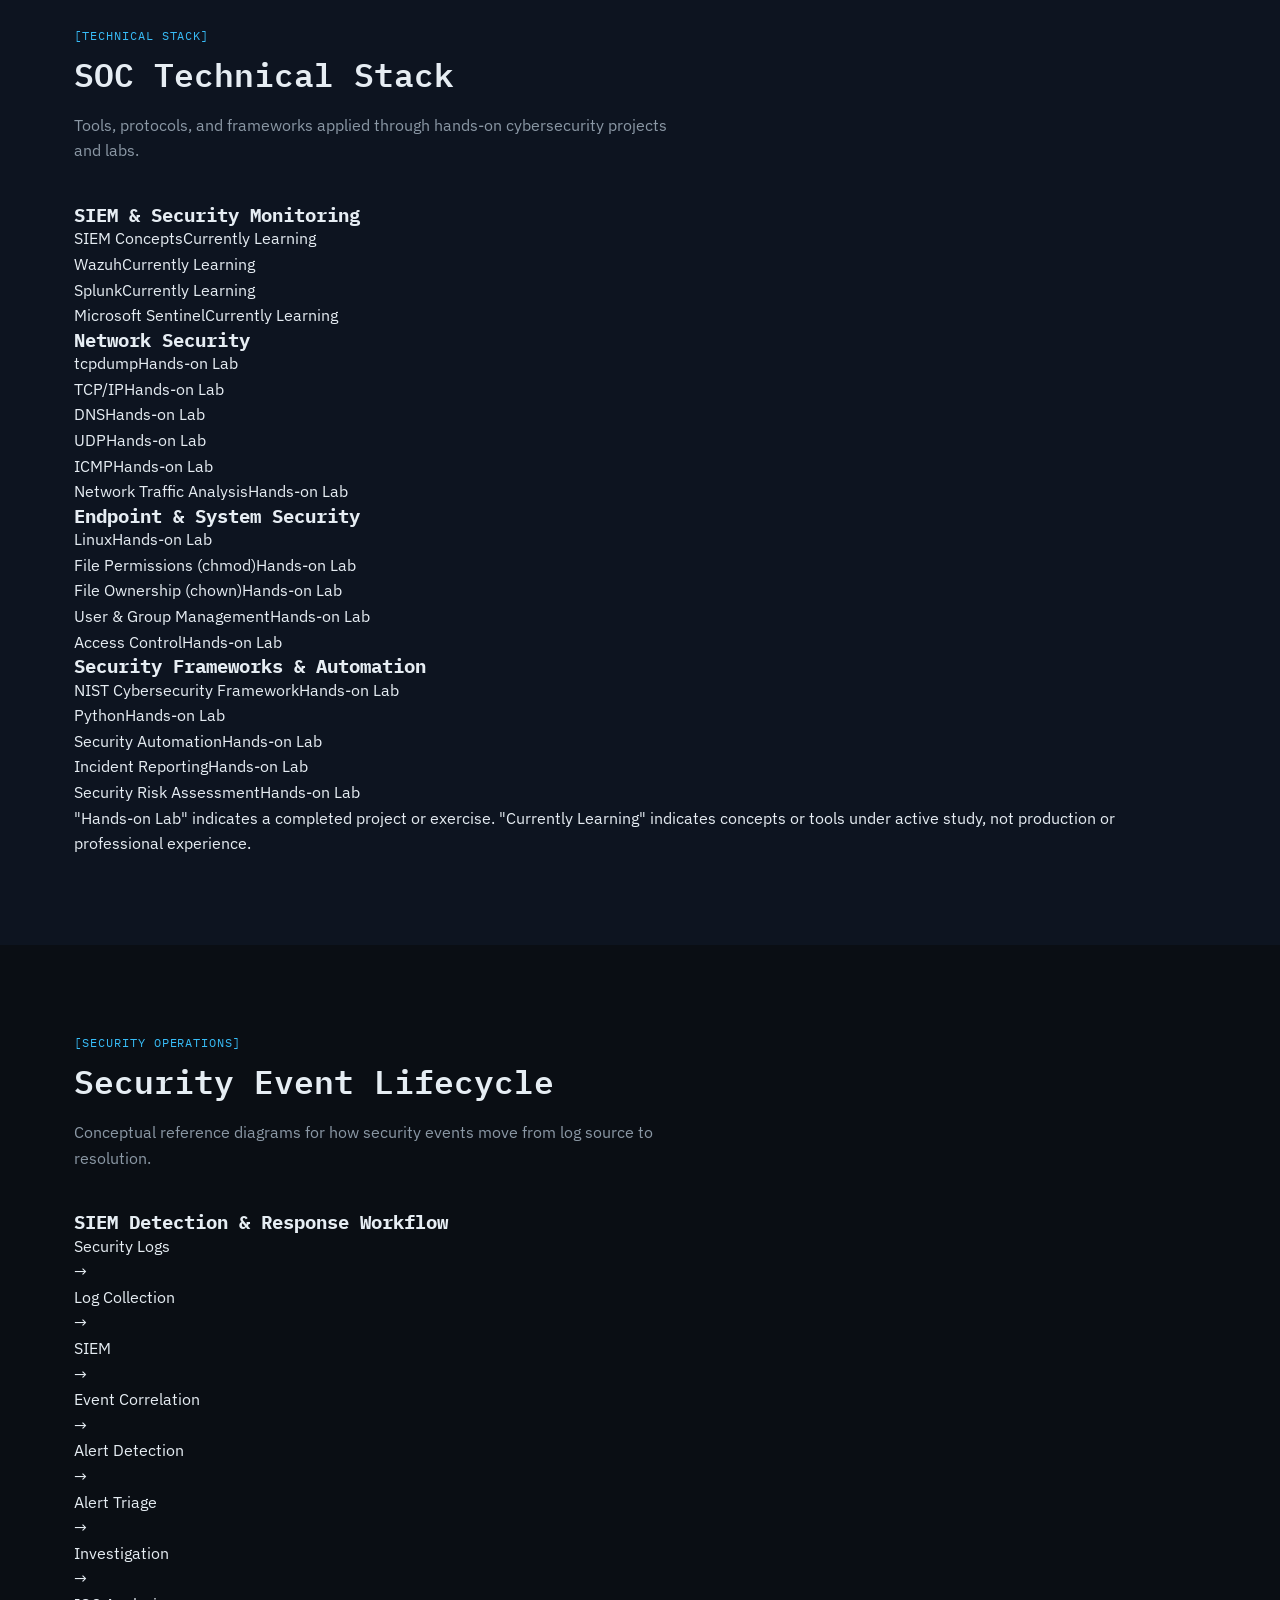
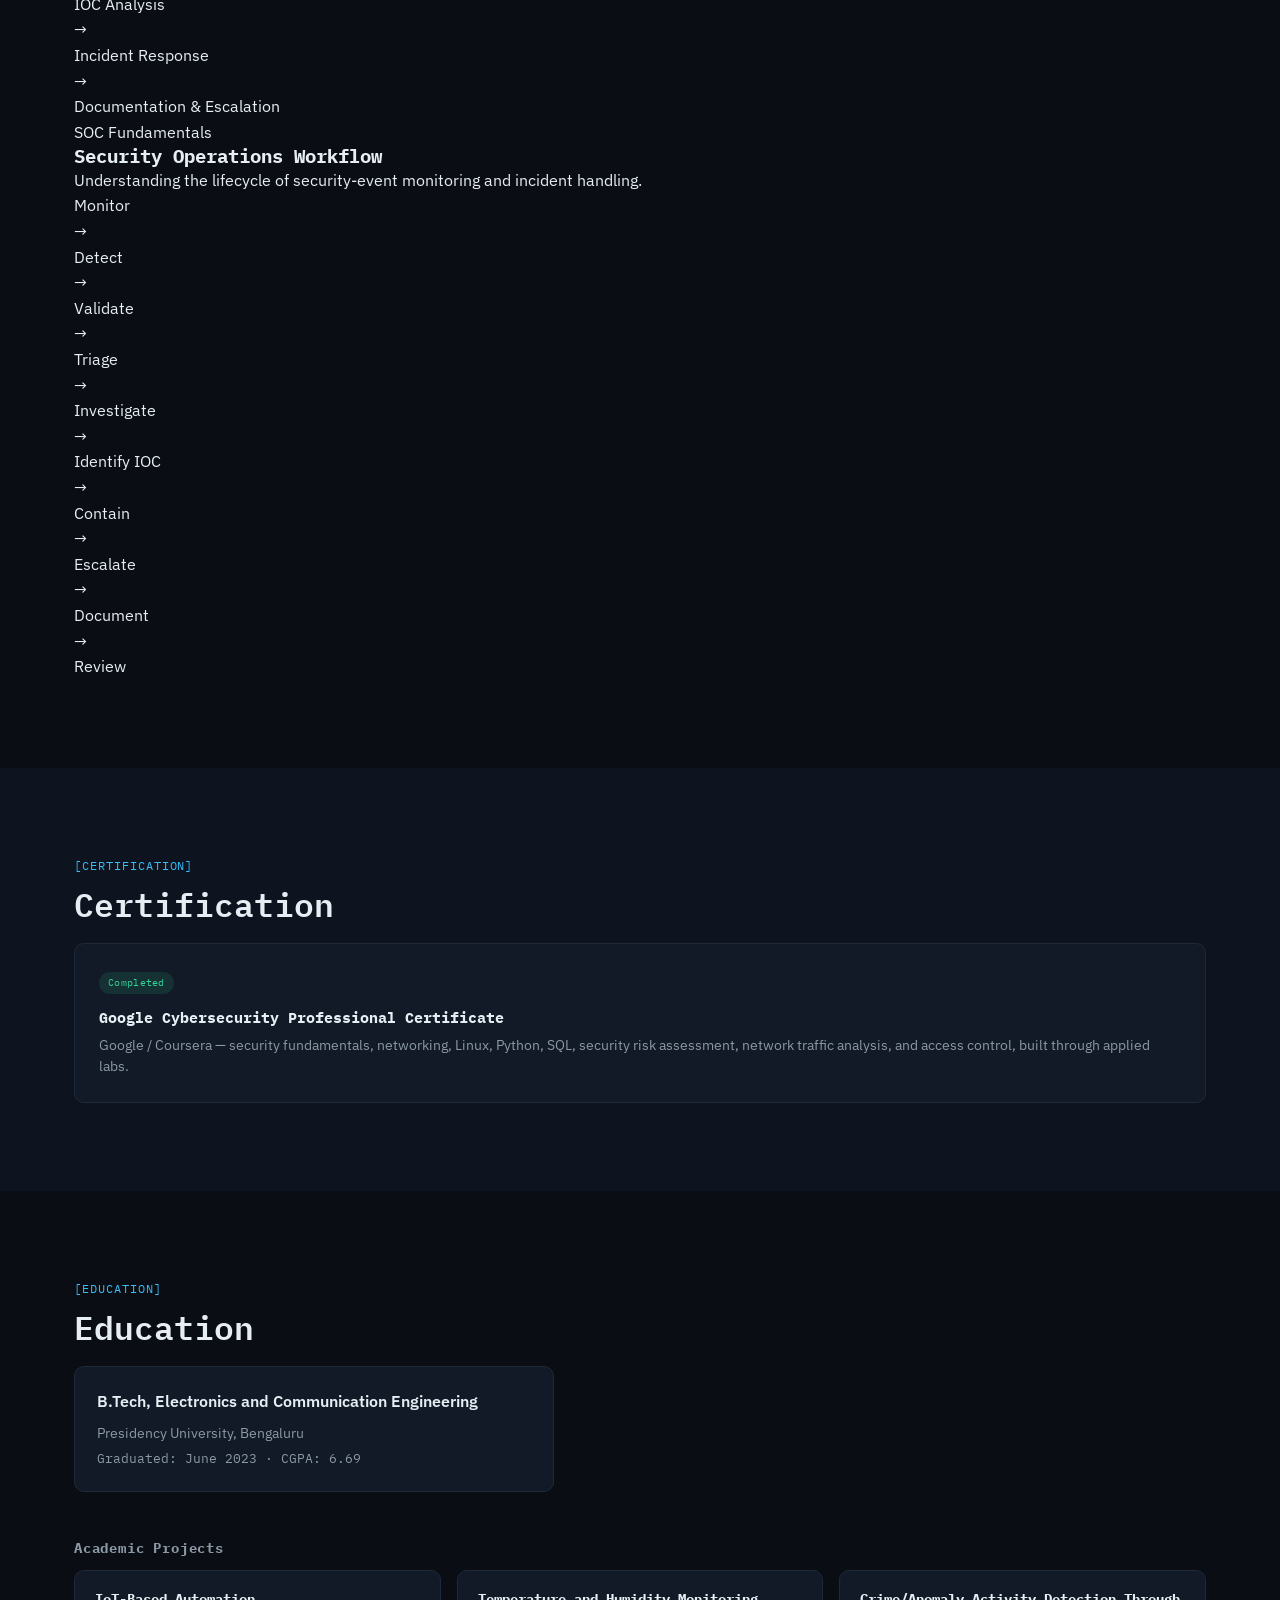
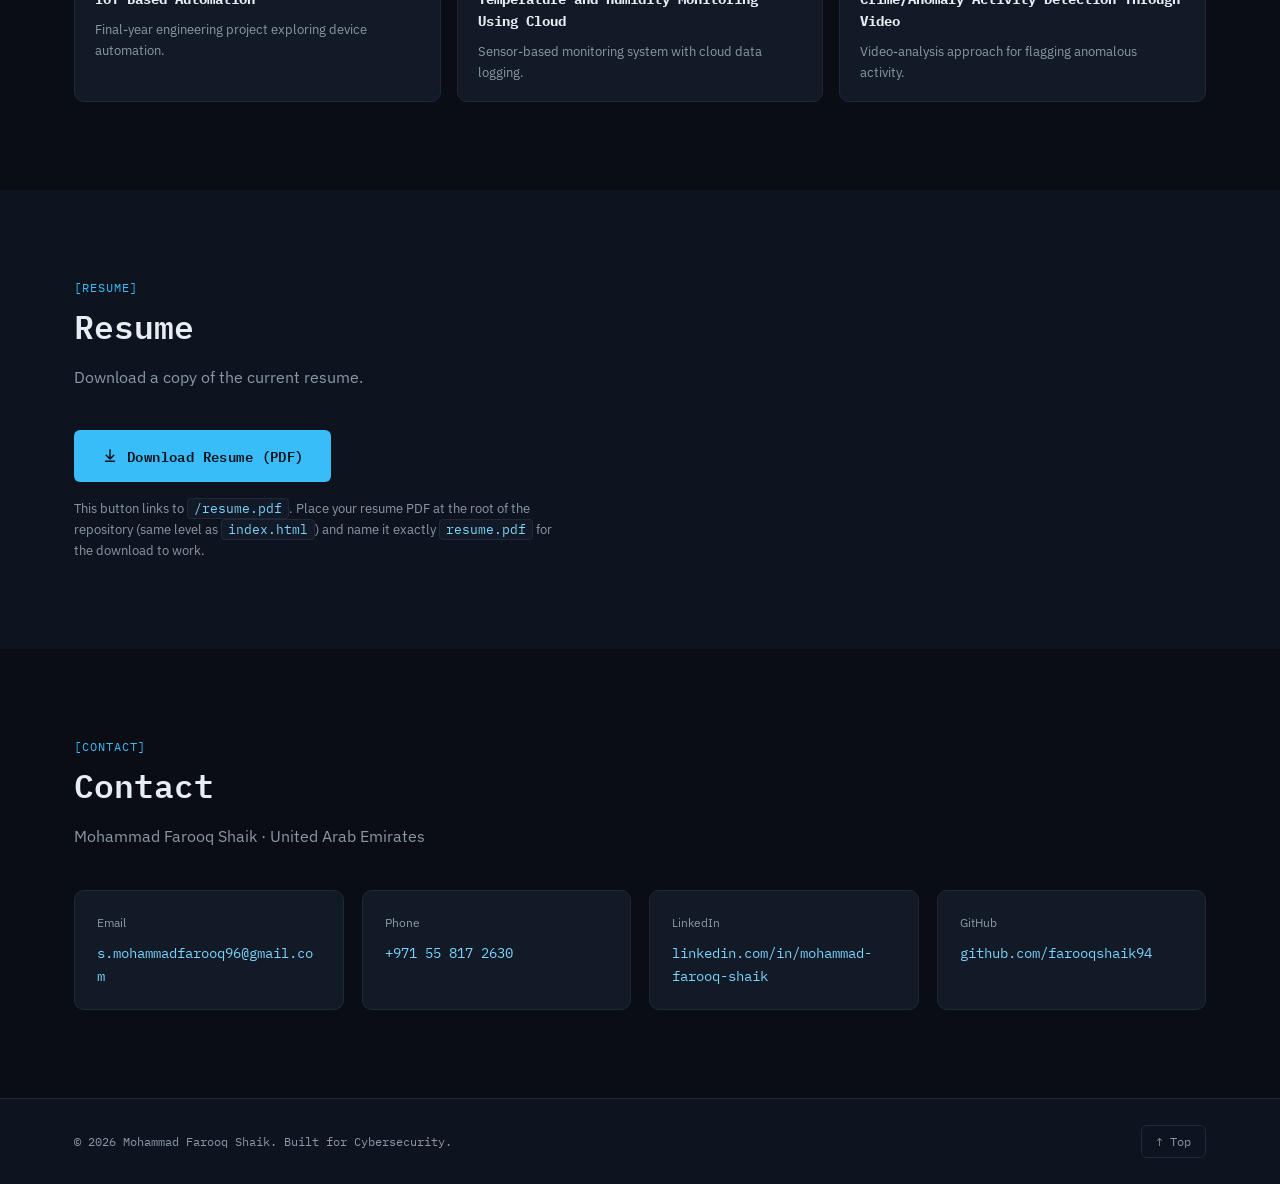
<file: index (1).html>
<!DOCTYPE html>
<html lang="en">
<head>
  <meta charset="UTF-8">
  <meta name="viewport" content="width=device-width, initial-scale=1.0">
  <title>Mohammad Farooq Shaik | Cybersecurity &amp; SOC Analyst Portfolio</title>
  <meta name="description" content="Mohammad Farooq Shaik — IT/ITSM professional with hands-on cybersecurity capabilities in security operations, Linux, networking, Python security automation, risk assessment, and incident analysis. Targeting SOC Analyst and Cybersecurity Analyst roles.">
  <meta name="keywords" content="SOC Analyst, Cybersecurity Analyst, Security Operations, IT Security, Incident Response, Threat Detection, Log Analysis, Network Traffic Analysis, Mohammad Farooq Shaik">
  <meta name="author" content="Mohammad Farooq Shaik">

  <!-- Open Graph -->
  <meta property="og:title" content="Mohammad Farooq Shaik | Cybersecurity & SOC Analyst Portfolio">
  <meta property="og:description" content="IT/ITSM professional with hands-on cybersecurity capabilities across security operations, Linux, networking, Python automation, risk assessment, and incident analysis.">
  <meta property="og:type" content="website">
  <meta property="og:image" content="./assets/og-cover.svg">

  <link rel="icon" type="image/svg+xml" href="./assets/favicon.svg">
  <link rel="preconnect" href="https://fonts.googleapis.com">
  <link rel="preconnect" href="https://fonts.gstatic.com" crossorigin>
  <link href="https://fonts.googleapis.com/css2?family=IBM+Plex+Mono:wght@400;500;600;700&family=IBM+Plex+Sans:wght@400;500;600;700&display=swap" rel="stylesheet">
  <link rel="stylesheet" href="./style.css">
</head>
<body>

  <a class="skip-link" href="#main">Skip to main content</a>

  <!-- ===== STATUS BAR ===== -->
  <div class="statusbar" role="status" aria-label="Site status">
    <div class="statusbar-inner">
      <span class="status-item"><span class="dot dot--live" aria-hidden="true"></span>STATUS: OPEN TO WORK</span>
      <span class="status-item status-item--sep" aria-hidden="true">/</span>
      <span class="status-item">FOCUS: SOC &amp; SECURITY OPERATIONS</span>
      <span class="status-item status-item--sep" aria-hidden="true">/</span>
      <span class="status-item">BASE: UNITED ARAB EMIRATES</span>
    </div>
  </div>

  <!-- ===== NAV ===== -->
  <header class="nav-wrap">
    <nav class="nav" aria-label="Primary">
      <a href="#top" class="logo">
        <span class="logo-bracket">[</span>M.FAROOQ<span class="logo-accent">.SHAIK</span><span class="logo-bracket">]</span>
      </a>

      <button class="nav-toggle" id="navToggle" aria-expanded="false" aria-controls="navMenu" aria-label="Toggle navigation menu">
        <span class="nav-toggle-bar"></span>
        <span class="nav-toggle-bar"></span>
        <span class="nav-toggle-bar"></span>
      </button>

      <ul class="nav-menu" id="navMenu">
        <li><a href="#top" class="nav-link">Home</a></li>
        <li><a href="#about" class="nav-link">About</a></li>
        <li><a href="#skills" class="nav-link">Skills</a></li>
        <li><a href="#experience" class="nav-link">Experience</a></li>
        <li><a href="#projects" class="nav-link">Projects</a></li>
        <li><a href="#certification" class="nav-link">Certification</a></li>
        <li><a href="#resume" class="nav-link">Resume</a></li>
        <li><a href="#contact" class="nav-link">Contact</a></li>
      </ul>
    </nav>
  </header>

  <main id="main">

    <!-- ===== HERO ===== -->
    <section class="hero" id="top">
      <div class="hero-grid" aria-hidden="true"></div>
      <div class="container hero-inner">
        <div class="hero-content">
          <p class="eyebrow"><span class="eyebrow-tag">[LOG]</span> session initiated &mdash; welcome</p>
          <p class="hero-name">MOHAMMAD FAROOQ SHAIK</p>
          <h1 class="hero-title">
            Cybersecurity <span class="hero-divider">|</span> SOC Analyst <span class="hero-divider">|</span> IT Security
          </h1>
          <p class="hero-subtitle">
            IT/ITSM professional with hands-on cybersecurity capabilities in security operations fundamentals,
            Linux, networking, Python security automation, security risk assessment, network traffic analysis,
            access control, and incident analysis.
          </p>
          <div class="hero-actions">
            <a href="#projects" class="btn btn--primary">View Projects</a>
            <a href="/resume.pdf" class="btn btn--ghost" download>Download Resume</a>
            <a href="#contact" class="btn btn--ghost">Contact Me</a>
            <a href="https://github.com/farooqshaik94" class="btn btn--ghost" target="_blank" rel="noopener noreferrer">GitHub</a>
          </div>
          <div class="hero-social">
            <a href="https://github.com/farooqshaik94" class="social-link" target="_blank" rel="noopener noreferrer" aria-label="GitHub profile">
              <svg viewBox="0 0 24 24" width="18" height="18" aria-hidden="true"><path fill="currentColor" d="M12 .5C5.73.5.98 5.24.98 11.52c0 5.02 3.26 9.28 7.78 10.78.57.1.78-.25.78-.55v-2.15c-3.17.69-3.83-1.36-3.83-1.36-.52-1.3-1.27-1.65-1.27-1.65-1.04-.71.08-.7.08-.7 1.15.08 1.75 1.18 1.75 1.18 1.02 1.75 2.68 1.24 3.33.95.1-.74.4-1.24.72-1.53-2.53-.29-5.19-1.26-5.19-5.62 0-1.24.44-2.26 1.17-3.05-.12-.29-.51-1.45.11-3.02 0 0 .96-.31 3.14 1.16.91-.25 1.89-.38 2.86-.38.97 0 1.95.13 2.86.38 2.18-1.47 3.14-1.16 3.14-1.16.62 1.57.23 2.73.11 3.02.73.79 1.17 1.81 1.17 3.05 0 4.37-2.67 5.33-5.21 5.61.41.35.77 1.04.77 2.1v3.11c0 .3.21.66.79.55 4.51-1.51 7.77-5.76 7.77-10.78C23.02 5.24 18.27.5 12 .5Z"/></svg>
              <span>GitHub</span>
            </a>
            <a href="https://linkedin.com/in/mohammad-farooq-shaik" class="social-link" target="_blank" rel="noopener noreferrer" aria-label="LinkedIn profile">
              <svg viewBox="0 0 24 24" width="18" height="18" aria-hidden="true"><path fill="currentColor" d="M20.45 20.45h-3.56v-5.57c0-1.33-.02-3.03-1.85-3.03-1.85 0-2.14 1.45-2.14 2.94v5.66H9.34V9h3.42v1.56h.05c.48-.9 1.64-1.85 3.38-1.85 3.6 0 4.27 2.37 4.27 5.46v6.28ZM5.34 7.43a2.07 2.07 0 1 1 0-4.13 2.07 2.07 0 0 1 0 4.13ZM7.12 20.45H3.56V9h3.56v11.45Z"/></svg>
              <span>LinkedIn</span>
            </a>
            <a href="mailto:s.mohammadfarooq96@gmail.com" class="social-link" aria-label="Email Mohammad Farooq Shaik">
              <svg viewBox="0 0 24 24" width="18" height="18" aria-hidden="true"><path fill="currentColor" d="M3 5h18a1 1 0 0 1 1 1v12a1 1 0 0 1-1 1H3a1 1 0 0 1-1-1V6a1 1 0 0 1 1-1Zm1.4 2 7.1 6.2a1 1 0 0 0 1.3 0L20 7H4.4ZM4 8.4V17h16V8.4l-6.6 5.77a3 3 0 0 1-3.9 0L4 8.4Z"/></svg>
              <span>Email</span>
            </a>
            <a href="tel:+971558172630" class="social-link" aria-label="Call Mohammad Farooq Shaik">
              <svg viewBox="0 0 24 24" width="18" height="18" aria-hidden="true"><path fill="currentColor" d="M6.62 10.79a15.05 15.05 0 0 0 6.59 6.59l2.2-2.2a1 1 0 0 1 1.02-.24c1.12.37 2.33.57 3.57.57a1 1 0 0 1 1 1V20a1 1 0 0 1-1 1C10.61 21 3 13.39 3 4a1 1 0 0 1 1-1h3.5a1 1 0 0 1 1 1c0 1.24.2 2.45.57 3.57a1 1 0 0 1-.25 1.02l-2.2 2.2Z"/></svg>
              <span>+971 55 817 2630</span>
            </a>
          </div>
        </div>

        <div class="hero-panel" aria-hidden="true">
          <div class="panel-head">
            <span class="panel-dot panel-dot--r"></span>
            <span class="panel-dot panel-dot--y"></span>
            <span class="panel-dot panel-dot--g"></span>
            <span class="panel-title">monitor.log</span>
          </div>
          <div class="panel-body">
            <p class="panel-line"><span class="panel-time">10:41:02</span> <span class="tag tag--info">INFO</span> analyst session started</p>
            <p class="panel-line"><span class="panel-time">10:41:03</span> <span class="tag tag--scan">SCAN</span> reviewing auth logs for anomalies</p>
            <p class="panel-line"><span class="panel-time">10:41:05</span> <span class="tag tag--ok">OK</span> baseline established</p>
            <p class="panel-line"><span class="panel-time">10:41:07</span> <span class="tag tag--warn">WARN</span> repeated failed logins flagged for review</p>
            <p class="panel-line"><span class="panel-time">10:41:09</span> <span class="tag tag--info">INFO</span> correlating with network traffic</p>
            <p class="panel-line panel-line--cursor"><span class="panel-time">10:41:11</span> <span class="cursor">_</span></p>
          </div>
        </div>
      </div>
    </section>

    <!-- ===== ABOUT / PROFESSIONAL SUMMARY ===== -->
    <section class="section" id="about">
      <div class="container">
        <p class="section-eyebrow">[SUMMARY]</p>
        <h2 class="section-title">Professional Summary</h2>
        <div class="about-grid">
          <p class="about-text">
            IT/ITSM professional with hands-on cybersecurity experience across security operations fundamentals,
            Linux, networking, Python security automation, security risk assessment, network traffic analysis,
            access control, and incident analysis. Experienced in enterprise ITSM administration, incident and
            service request management, IT infrastructure support, troubleshooting, documentation, and
            operational reporting.
          </p>
          <p class="about-text">
            Targeting SOC Analyst, Cybersecurity Analyst, and Security Operations roles, bringing an operational
            IT foundation together with applied security skills built through structured, hands-on project work.
          </p>
        </div>

        <div class="roles-block">
          <p class="roles-label">Actively seeking opportunities in:</p>
          <ul class="chip-list chip-list--roles">
            <li>SOC Analyst L1</li>
            <li>Security Operations Analyst</li>
            <li>Cybersecurity Analyst</li>
            <li>Junior Security Analyst</li>
            <li>Blue Team Analyst</li>
            <li>Junior Incident Response Analyst</li>
            <li>Security Monitoring Analyst</li>
            <li>IT Security Analyst</li>
          </ul>
        </div>
      </div>
    </section>

    <!-- ===== SKILLS ===== -->
    <section class="section section--alt" id="skills">
      <div class="container">
        <p class="section-eyebrow">[SKILLS]</p>
        <h2 class="section-title">Core Skills</h2>
        <p class="section-lead">Organized by domain.</p>

        <div class="skills-grid">

          <div class="skill-card">
            <h3 class="skill-card-title">Cybersecurity</h3>
            <ul class="chip-list">
              <li>Security Fundamentals</li>
              <li>Incident Analysis</li>
              <li>Incident Reporting</li>
              <li>Security Risk Assessment</li>
              <li>Security Controls</li>
              <li>Vulnerability Assessment Fundamentals</li>
              <li>NIST CSF Concepts</li>
              <li>Access Control</li>
              <li>Authentication</li>
              <li>Authorization</li>
            </ul>
          </div>

          <div class="skill-card">
            <h3 class="skill-card-title">Networking</h3>
            <ul class="chip-list">
              <li>TCP/IP</li>
              <li>DNS</li>
              <li>UDP</li>
              <li>ICMP</li>
              <li>Network Traffic Analysis</li>
              <li>tcpdump</li>
              <li>Network Troubleshooting</li>
            </ul>
          </div>

          <div class="skill-card">
            <h3 class="skill-card-title">Linux</h3>
            <ul class="chip-list">
              <li>Linux Command Line</li>
              <li>File Permissions</li>
              <li>chmod</li>
              <li>chown</li>
              <li>User Management</li>
              <li>Group Management</li>
              <li>Authentication</li>
              <li>Authorization</li>
            </ul>
          </div>

          <div class="skill-card">
            <h3 class="skill-card-title">Programming &amp; Automation</h3>
            <ul class="chip-list">
              <li>Python</li>
              <li>File Handling</li>
              <li>Lists</li>
              <li>Loops</li>
              <li>Conditional Statements</li>
              <li>Security Automation</li>
            </ul>
          </div>

          <div class="skill-card">
            <h3 class="skill-card-title">SQL</h3>
            <ul class="chip-list">
              <li>SQL Fundamentals</li>
              <li>Security-related SQL Analysis</li>
            </ul>
          </div>

          <div class="skill-card">
            <h3 class="skill-card-title">IT Operations</h3>
            <ul class="chip-list">
              <li>ITSM</li>
              <li>Freshservice</li>
              <li>Incident Management</li>
              <li>Service Request Management</li>
              <li>Ticket Management</li>
              <li>Asset Management</li>
              <li>IT Documentation</li>
              <li>Windows Support</li>
              <li>Hardware/Software Troubleshooting</li>
              <li>Network Troubleshooting</li>
            </ul>
          </div>

        </div>
      </div>
    </section>

    <!-- ===== EXPERIENCE ===== -->
    <section class="section" id="experience">
      <div class="container">
        <p class="section-eyebrow">[EXPERIENCE]</p>
        <h2 class="section-title">Professional Experience</h2>

        <div class="timeline">
          <div class="timeline-item">
            <div class="timeline-marker" aria-hidden="true"></div>
            <div class="timeline-content">
              <h3>IT Support / ITSM Administrator</h3>
              <p class="timeline-org">Gulf Cement Company (GCC), UAE &middot; November 2025 &ndash; Present</p>
              <ul class="timeline-list">
                <li>Administer ITSM processes using Freshservice, managing incidents and service requests through the platform.</li>
                <li>Assign and escalate tickets according to operational requirements, maintaining consistent resolution tracking.</li>
                <li>Maintain IT documentation and asset records, supporting IT asset inventory and tracking.</li>
                <li>Prepare IT KPI reports and operational documentation for management review.</li>
                <li>Provide IT support and troubleshoot hardware, software, Windows systems, printers, and user issues.</li>
                <li>Troubleshoot network connectivity and Wi-Fi issues; support installation and configuration of printers and other IT equipment.</li>
                <li>Assist with Windows system setup, resets, software installation, and troubleshooting.</li>
                <li>Support users with Microsoft Office and other enterprise applications; assist with IT infrastructure and operational support activities.</li>
              </ul>
            </div>
          </div>
        </div>
      </div>
    </section>

    <!-- ===== CYBERSECURITY PROJECTS ===== -->
    <section class="section section--alt" id="projects">
      <div class="container">
        <p class="section-eyebrow">[PROJECTS]</p>
        <h2 class="section-title">Cybersecurity Projects</h2>
        <p class="section-lead">
          Applied project work covering security automation, network traffic analysis, and risk assessment.
          Repository links will be added as individual project repositories are published &mdash;
          <a href="https://github.com/farooqshaik94" target="_blank" rel="noopener noreferrer" class="inline-link">view all work on GitHub</a>.
        </p>

        <div class="projects-grid">

          <article class="project-card">
            <div class="project-head">
              <span class="project-icon" aria-hidden="true">&#9679;</span>
              <h3>Python IP Allow-List Automation</h3>
            </div>
            <p class="project-desc">Developed a Python script to automate updates to an IP allow list by reading addresses from a file and removing entries present on a separate remove list, supporting access control for a simulated healthcare environment.</p>
            <p class="project-objective"><strong>Security objective:</strong> Reduce manual error in maintaining accurate, current access-control records.</p>
            <ul class="project-tags">
              <li>Python</li><li>File Handling</li><li>Access Control</li><li>Security Automation</li>
            </ul>
          </article>

          <article class="project-card">
            <div class="project-head">
              <span class="project-icon" aria-hidden="true">&#9679;</span>
              <h3>Network Traffic Analysis &amp; Incident Report</h3>
            </div>
            <p class="project-desc">Analyzed tcpdump network traffic logs to investigate DNS, UDP, and ICMP communication patterns, interpreted ICMP error responses, and traced source/destination communication on port 53 (DNS).</p>
            <p class="project-objective"><strong>Security objective:</strong> Document findings in a structured incident report explaining the traffic pattern and its likely cause.</p>
            <ul class="project-tags">
              <li>tcpdump</li><li>DNS</li><li>UDP</li><li>ICMP</li><li>Incident Reporting</li>
            </ul>
          </article>

          <article class="project-card">
            <div class="project-head">
              <span class="project-icon" aria-hidden="true">&#9679;</span>
              <h3>Botium Toys Security Risk Assessment</h3>
            </div>
            <p class="project-desc">Defined audit scope and security goals for a simulated organization, identified organizational assets, and evaluated existing security controls against compliance and best-practice expectations.</p>
            <p class="project-objective"><strong>Security objective:</strong> Produce a structured risk assessment report referencing NIST Cybersecurity Framework concepts.</p>
            <ul class="project-tags">
              <li>Risk Assessment</li><li>NIST CSF</li><li>Security Controls</li><li>Compliance</li>
            </ul>
          </article>

        </div>
      </div>
    </section>

    <!-- ===== SECURITY LABS / TECHNICAL WORK ===== -->
    <section class="section" id="labs">
      <div class="container">
        <p class="section-eyebrow">[TECHNICAL WORK]</p>
        <h2 class="section-title">Security Labs &amp; Technical Work</h2>
        <p class="section-lead">Focused, hands-on exercises in Linux access control and incident/traffic analysis.</p>

        <div class="projects-grid">

          <article class="project-card project-card--compact">
            <div class="project-head">
              <span class="project-icon" aria-hidden="true">&#9679;</span>
              <h3>Linux File Permissions &amp; Access Control</h3>
            </div>
            <p class="project-desc">Configured file and directory permissions using chmod, applied ownership-based access control using chown, and practiced least-privilege access principles across a simulated Linux file system.</p>
            <ul class="project-tags">
              <li>Linux</li><li>chmod</li><li>chown</li><li>Least Privilege</li>
            </ul>
          </article>

          <article class="project-card project-card--compact">
            <div class="project-head">
              <span class="project-icon" aria-hidden="true">&#9679;</span>
              <h3>Linux User &amp; Group Management</h3>
            </div>
            <p class="project-desc">Created and managed Linux users and groups using adduser and usermod, configuring primary and secondary group membership and applying sudo for privileged actions.</p>
            <ul class="project-tags">
              <li>adduser</li><li>usermod</li><li>sudo</li><li>Authentication</li>
            </ul>
          </article>

          <article class="project-card project-card--compact">
            <div class="project-head">
              <span class="project-icon" aria-hidden="true">&#9679;</span>
              <h3>Linux File Ownership</h3>
            </div>
            <p class="project-desc">Assigned file ownership to a designated Linux user using chown and verified resulting access-control behavior.</p>
            <ul class="project-tags">
              <li>Linux</li><li>chown</li><li>Access-Control Verification</li>
            </ul>
          </article>

          <article class="project-card project-card--compact">
            <div class="project-head">
              <span class="project-icon" aria-hidden="true">&#9679;</span>
              <h3>Incident Report Analysis</h3>
            </div>
            <p class="project-desc">Reviewed provided evidence from a simulated security incident, identified key findings, and documented results in a structured incident report.</p>
            <ul class="project-tags">
              <li>Incident Analysis</li><li>Evidence Review</li><li>Incident Reporting</li>
            </ul>
          </article>

          <article class="project-card project-card--compact">
            <div class="project-head">
              <span class="project-icon" aria-hidden="true">&#9679;</span>
              <h3>tcpdump Network Traffic Log Analysis</h3>
            </div>
            <p class="project-desc">Analyzed network traffic logs to trace source/destination communication, DNS requests, UDP traffic, and ICMP responses for troubleshooting purposes.</p>
            <ul class="project-tags">
              <li>tcpdump</li><li>DNS</li><li>UDP</li><li>ICMP</li>
            </ul>
          </article>

        </div>
      </div>
    </section>

    <!-- ===== SOC TECHNICAL STACK ===== -->
    <section class="section section--alt" id="stack">
      <div class="container">
        <p class="section-eyebrow">[TECHNICAL STACK]</p>
        <h2 class="section-title">SOC Technical Stack</h2>
        <p class="section-lead">Tools, protocols, and frameworks applied through hands-on cybersecurity projects and labs.</p>

        <div class="stack-grid">

          <div class="stack-category">
            <h3 class="stack-category-title">SIEM &amp; Security Monitoring</h3>
            <ul class="stack-list">
              <li><span>SIEM Concepts</span><span class="stack-badge stack-badge--learning">Currently Learning</span></li>
              <li><span>Wazuh</span><span class="stack-badge stack-badge--learning">Currently Learning</span></li>
              <li><span>Splunk</span><span class="stack-badge stack-badge--learning">Currently Learning</span></li>
              <li><span>Microsoft Sentinel</span><span class="stack-badge stack-badge--learning">Currently Learning</span></li>
            </ul>
          </div>

          <div class="stack-category">
            <h3 class="stack-category-title">Network Security</h3>
            <ul class="stack-list">
              <li><span>tcpdump</span><span class="stack-badge stack-badge--handson">Hands-on Lab</span></li>
              <li><span>TCP/IP</span><span class="stack-badge stack-badge--handson">Hands-on Lab</span></li>
              <li><span>DNS</span><span class="stack-badge stack-badge--handson">Hands-on Lab</span></li>
              <li><span>UDP</span><span class="stack-badge stack-badge--handson">Hands-on Lab</span></li>
              <li><span>ICMP</span><span class="stack-badge stack-badge--handson">Hands-on Lab</span></li>
              <li><span>Network Traffic Analysis</span><span class="stack-badge stack-badge--handson">Hands-on Lab</span></li>
            </ul>
          </div>

          <div class="stack-category">
            <h3 class="stack-category-title">Endpoint &amp; System Security</h3>
            <ul class="stack-list">
              <li><span>Linux</span><span class="stack-badge stack-badge--handson">Hands-on Lab</span></li>
              <li><span>File Permissions (chmod)</span><span class="stack-badge stack-badge--handson">Hands-on Lab</span></li>
              <li><span>File Ownership (chown)</span><span class="stack-badge stack-badge--handson">Hands-on Lab</span></li>
              <li><span>User &amp; Group Management</span><span class="stack-badge stack-badge--handson">Hands-on Lab</span></li>
              <li><span>Access Control</span><span class="stack-badge stack-badge--handson">Hands-on Lab</span></li>
            </ul>
          </div>

          <div class="stack-category">
            <h3 class="stack-category-title">Security Frameworks &amp; Automation</h3>
            <ul class="stack-list">
              <li><span>NIST Cybersecurity Framework</span><span class="stack-badge stack-badge--handson">Hands-on Lab</span></li>
              <li><span>Python</span><span class="stack-badge stack-badge--handson">Hands-on Lab</span></li>
              <li><span>Security Automation</span><span class="stack-badge stack-badge--handson">Hands-on Lab</span></li>
              <li><span>Incident Reporting</span><span class="stack-badge stack-badge--handson">Hands-on Lab</span></li>
              <li><span>Security Risk Assessment</span><span class="stack-badge stack-badge--handson">Hands-on Lab</span></li>
            </ul>
          </div>

        </div>

        <p class="stack-note">"Hands-on Lab" indicates a completed project or exercise. "Currently Learning" indicates concepts or tools under active study, not production or professional experience.</p>
      </div>
    </section>

    <!-- ===== SECURITY EVENT LIFECYCLE (WORKFLOWS) ===== -->
    <section class="section" id="workflows">
      <div class="container">
        <p class="section-eyebrow">[SECURITY OPERATIONS]</p>
        <h2 class="section-title">Security Event Lifecycle</h2>
        <p class="section-lead">Conceptual reference diagrams for how security events move from log source to resolution.</p>

        <div class="flow-block">
          <h3 class="flow-title">SIEM Detection &amp; Response Workflow</h3>
          <div class="flow">
            <div class="flow-step">Security Logs</div>
            <div class="flow-arrow" aria-hidden="true">&rarr;</div>
            <div class="flow-step">Log Collection</div>
            <div class="flow-arrow" aria-hidden="true">&rarr;</div>
            <div class="flow-step">SIEM</div>
            <div class="flow-arrow" aria-hidden="true">&rarr;</div>
            <div class="flow-step">Event Correlation</div>
            <div class="flow-arrow" aria-hidden="true">&rarr;</div>
            <div class="flow-step">Alert Detection</div>
            <div class="flow-arrow" aria-hidden="true">&rarr;</div>
            <div class="flow-step">Alert Triage</div>
            <div class="flow-arrow" aria-hidden="true">&rarr;</div>
            <div class="flow-step">Investigation</div>
            <div class="flow-arrow" aria-hidden="true">&rarr;</div>
            <div class="flow-step">IOC Analysis</div>
            <div class="flow-arrow" aria-hidden="true">&rarr;</div>
            <div class="flow-step">Incident Response</div>
            <div class="flow-arrow" aria-hidden="true">&rarr;</div>
            <div class="flow-step">Documentation &amp; Escalation</div>
          </div>
        </div>

        <div class="flow-block">
          <span class="flow-badge">SOC Fundamentals</span>
          <h3 class="flow-title">Security Operations Workflow</h3>
          <p class="flow-desc">Understanding the lifecycle of security-event monitoring and incident handling.</p>
          <div class="flow">
            <div class="flow-step">Monitor</div>
            <div class="flow-arrow" aria-hidden="true">&rarr;</div>
            <div class="flow-step">Detect</div>
            <div class="flow-arrow" aria-hidden="true">&rarr;</div>
            <div class="flow-step">Validate</div>
            <div class="flow-arrow" aria-hidden="true">&rarr;</div>
            <div class="flow-step">Triage</div>
            <div class="flow-arrow" aria-hidden="true">&rarr;</div>
            <div class="flow-step">Investigate</div>
            <div class="flow-arrow" aria-hidden="true">&rarr;</div>
            <div class="flow-step">Identify IOC</div>
            <div class="flow-arrow" aria-hidden="true">&rarr;</div>
            <div class="flow-step">Contain</div>
            <div class="flow-arrow" aria-hidden="true">&rarr;</div>
            <div class="flow-step">Escalate</div>
            <div class="flow-arrow" aria-hidden="true">&rarr;</div>
            <div class="flow-step">Document</div>
            <div class="flow-arrow" aria-hidden="true">&rarr;</div>
            <div class="flow-step">Review</div>
          </div>
        </div>
      </div>
    </section>

    <!-- ===== CERTIFICATION ===== -->
    <section class="section section--alt" id="certification">
      <div class="container">
        <p class="section-eyebrow">[CERTIFICATION]</p>
        <h2 class="section-title">Certification</h2>
        <div class="cert-grid">
          <div class="cert-card">
            <span class="cert-status cert-status--completed">Completed</span>
            <h3>Google Cybersecurity Professional Certificate</h3>
            <p>Google / Coursera &mdash; security fundamentals, networking, Linux, Python, SQL, security risk assessment, network traffic analysis, and access control, built through applied labs.</p>
          </div>
        </div>
      </div>
    </section>

    <!-- ===== EDUCATION ===== -->
    <section class="section" id="education">
      <div class="container">
        <p class="section-eyebrow">[EDUCATION]</p>
        <h2 class="section-title">Education</h2>
        <div class="education-card">
          <p class="education-degree">B.Tech, Electronics and Communication Engineering</p>
          <p class="education-school">Presidency University, Bengaluru</p>
          <p class="education-year">Graduated: June 2023 &middot; CGPA: 6.69</p>
        </div>

        <div class="education-block">
          <h3 class="education-title">Academic Projects</h3>
          <div class="academic-grid">
            <div class="academic-card">
              <h4>IoT-Based Automation</h4>
              <p>Final-year engineering project exploring device automation.</p>
            </div>
            <div class="academic-card">
              <h4>Temperature and Humidity Monitoring Using Cloud</h4>
              <p>Sensor-based monitoring system with cloud data logging.</p>
            </div>
            <div class="academic-card">
              <h4>Crime/Anomaly Activity Detection Through Video</h4>
              <p>Video-analysis approach for flagging anomalous activity.</p>
            </div>
          </div>
        </div>
      </div>
    </section>

    <!-- ===== RESUME ===== -->
    <section class="section section--alt resume-section" id="resume">
      <div class="container resume-inner">
        <p class="section-eyebrow">[RESUME]</p>
        <h2 class="section-title">Resume</h2>
        <p class="section-lead">Download a copy of the current resume.</p>
        <a href="/resume.pdf" class="btn btn--primary btn--large" download>
          <svg viewBox="0 0 24 24" width="18" height="18" aria-hidden="true"><path fill="currentColor" d="M12 3a1 1 0 0 1 1 1v9.59l3.3-3.3a1 1 0 1 1 1.4 1.42l-5 5a1 1 0 0 1-1.4 0l-5-5a1 1 0 1 1 1.4-1.42l3.3 3.3V4a1 1 0 0 1 1-1ZM5 19a1 1 0 0 1 1-1h12a1 1 0 1 1 0 2H6a1 1 0 0 1-1-1Z"/></svg>
          Download Resume (PDF)
        </a>
        <p class="resume-note">This button links to <code>/resume.pdf</code>. Place your resume PDF at the root of the repository (same level as <code>index.html</code>) and name it exactly <code>resume.pdf</code> for the download to work.</p>
      </div>
    </section>

    <!-- ===== CONTACT ===== -->
    <section class="section" id="contact">
      <div class="container">
        <p class="section-eyebrow">[CONTACT]</p>
        <h2 class="section-title">Contact</h2>
        <p class="section-lead">Mohammad Farooq Shaik &middot; United Arab Emirates</p>
        <div class="contact-grid">
          <a class="contact-card" href="mailto:s.mohammadfarooq96@gmail.com">
            <span class="contact-label">Email</span>
            <span class="contact-value">s.mohammadfarooq96@gmail.com</span>
          </a>
          <a class="contact-card" href="tel:+971558172630">
            <span class="contact-label">Phone</span>
            <span class="contact-value">+971 55 817 2630</span>
          </a>
          <a class="contact-card" href="https://linkedin.com/in/mohammad-farooq-shaik" target="_blank" rel="noopener noreferrer">
            <span class="contact-label">LinkedIn</span>
            <span class="contact-value">linkedin.com/in/mohammad-farooq-shaik</span>
          </a>
          <a class="contact-card" href="https://github.com/farooqshaik94" target="_blank" rel="noopener noreferrer">
            <span class="contact-label">GitHub</span>
            <span class="contact-value">github.com/farooqshaik94</span>
          </a>
        </div>
      </div>
    </section>

  </main>

  <footer class="footer">
    <div class="container footer-inner">
      <p>&copy; 2026 Mohammad Farooq Shaik. Built for Cybersecurity.</p>
      <button class="to-top" id="toTop" aria-label="Back to top">&uarr; Top</button>
    </div>
  </footer>

  <script src="./script.js"></script>
</body>
</html>
</file>
<file: style.css>
/* =========================================================
   Farooq Shaik — Cybersecurity Portfolio
   Design tokens
   ========================================================= */
:root {
  /* Color */
  --bg: #0a0e14;
  --bg-alt: #0d1420;
  --panel: #111a26;
  --panel-border: #1e2a3a;
  --text: #e6edf3;
  --text-muted: #8b98a5;
  --accent: #38bdf8;
  --accent-soft: rgba(56, 189, 248, 0.12);
  --accent-strong: #7dd3fc;
  --ok: #34d399;
  --ok-soft: rgba(52, 211, 153, 0.12);
  --warn: #fbbf24;
  --warn-soft: rgba(251, 191, 36, 0.12);
  --danger: #f87171;

  /* Type */
  --font-display: 'IBM Plex Mono', 'Courier New', monospace;
  --font-body: 'IBM Plex Sans', -apple-system, BlinkMacSystemFont, sans-serif;

  /* Layout */
  --max-width: 1180px;
  --radius: 10px;
  --radius-sm: 6px;
  --nav-h: 68px;
  --status-h: 34px;
}

/* =========================================================
   Reset
   ========================================================= */
*, *::before, *::after { box-sizing: border-box; }
html { scroll-behavior: smooth; }
@media (prefers-reduced-motion: reduce) {
  html { scroll-behavior: auto; }
  *, *::before, *::after { animation-duration: 0.01ms !important; animation-iteration-count: 1 !important; transition-duration: 0.01ms !important; }
}

body {
  margin: 0;
  background: var(--bg);
  color: var(--text);
  font-family: var(--font-body);
  line-height: 1.6;
  -webkit-font-smoothing: antialiased;
}

img { max-width: 100%; display: block; }
a { color: inherit; text-decoration: none; }
ul { list-style: none; margin: 0; padding: 0; }
h1, h2, h3 { font-family: var(--font-display); margin: 0; line-height: 1.2; }
p { margin: 0; }

.container {
  max-width: var(--max-width);
  margin: 0 auto;
  padding: 0 24px;
}

/* Focus states */
a:focus-visible,
button:focus-visible,
.nav-toggle:focus-visible {
  outline: 2px solid var(--accent);
  outline-offset: 3px;
  border-radius: 4px;
}

.skip-link {
  position: absolute;
  left: -999px;
  top: 0;
  background: var(--accent);
  color: #001018;
  padding: 10px 16px;
  z-index: 1000;
  font-family: var(--font-display);
  font-size: 0.85rem;
}
.skip-link:focus {
  left: 12px;
  top: 12px;
}

/* =========================================================
   Status bar
   ========================================================= */
.statusbar {
  height: var(--status-h);
  background: #060a10;
  border-bottom: 1px solid var(--panel-border);
  display: flex;
  align-items: center;
  overflow: hidden;
  position: sticky;
  top: 0;
  z-index: 101;
}
.statusbar-inner {
  width: 100%;
  padding: 0 24px;
  font-family: var(--font-display);
  font-size: 0.7rem;
  letter-spacing: 0.06em;
  color: var(--text-muted);
  display: flex;
  align-items: center;
  gap: 10px;
  white-space: nowrap;
  overflow-x: auto;
}
.statusbar-inner::-webkit-scrollbar { display: none; }
.status-item { display: inline-flex; align-items: center; gap: 6px; }
.status-item--sep { color: var(--panel-border); }
.dot {
  width: 6px;
  height: 6px;
  border-radius: 50%;
  display: inline-block;
}
.dot--live {
  background: var(--ok);
  box-shadow: 0 0 0 0 rgba(52, 211, 153, 0.6);
  animation: pulse 2.2s infinite;
}
@keyframes pulse {
  0% { box-shadow: 0 0 0 0 rgba(52, 211, 153, 0.5); }
  70% { box-shadow: 0 0 0 6px rgba(52, 211, 153, 0); }
  100% { box-shadow: 0 0 0 0 rgba(52, 211, 153, 0); }
}

/* =========================================================
   Nav
   ========================================================= */
.nav-wrap {
  position: sticky;
  top: var(--status-h);
  z-index: 100;
  background: rgba(10, 14, 20, 0.86);
  backdrop-filter: blur(10px);
  -webkit-backdrop-filter: blur(10px);
  border-bottom: 1px solid var(--panel-border);
}
.nav {
  max-width: var(--max-width);
  margin: 0 auto;
  padding: 0 24px;
  height: var(--nav-h);
  display: flex;
  align-items: center;
  justify-content: space-between;
}
.logo {
  font-family: var(--font-display);
  font-weight: 600;
  font-size: 1rem;
  letter-spacing: 0.03em;
  color: var(--text);
}
.logo-accent { color: var(--accent); }
.logo-bracket { color: var(--text-muted); }

.nav-menu {
  display: flex;
  gap: 28px;
}
.nav-link {
  font-family: var(--font-display);
  font-size: 0.8rem;
  letter-spacing: 0.04em;
  color: var(--text-muted);
  position: relative;
  padding: 6px 2px;
  transition: color 0.2s ease;
}
.nav-link:hover,
.nav-link:focus-visible { color: var(--accent); }
.nav-link::after {
  content: "";
  position: absolute;
  left: 0; right: 0; bottom: 0;
  height: 1px;
  background: var(--accent);
  transform: scaleX(0);
  transform-origin: left;
  transition: transform 0.2s ease;
}
.nav-link:hover::after,
.nav-link:focus-visible::after { transform: scaleX(1); }

.nav-toggle {
  display: none;
  flex-direction: column;
  justify-content: center;
  gap: 5px;
  width: 38px;
  height: 38px;
  background: transparent;
  border: 1px solid var(--panel-border);
  border-radius: var(--radius-sm);
  cursor: pointer;
}
.nav-toggle-bar {
  width: 18px;
  height: 2px;
  background: var(--text);
  margin: 0 auto;
  transition: transform 0.25s ease, opacity 0.25s ease;
}
.nav-toggle[aria-expanded="true"] .nav-toggle-bar:nth-child(1) { transform: translateY(7px) rotate(45deg); }
.nav-toggle[aria-expanded="true"] .nav-toggle-bar:nth-child(2) { opacity: 0; }
.nav-toggle[aria-expanded="true"] .nav-toggle-bar:nth-child(3) { transform: translateY(-7px) rotate(-45deg); }

/* =========================================================
   Buttons
   ========================================================= */
.btn {
  display: inline-flex;
  align-items: center;
  gap: 8px;
  font-family: var(--font-display);
  font-size: 0.8rem;
  letter-spacing: 0.03em;
  padding: 12px 20px;
  border-radius: var(--radius-sm);
  border: 1px solid transparent;
  cursor: pointer;
  transition: transform 0.15s ease, background 0.2s ease, border-color 0.2s ease, box-shadow 0.2s ease;
}
.btn--primary {
  background: var(--accent);
  color: #001018;
  font-weight: 600;
}
.btn--primary:hover { box-shadow: 0 0 0 3px var(--accent-soft); }
.btn--ghost {
  background: transparent;
  border-color: var(--panel-border);
  color: var(--text);
}
.btn--ghost:hover { border-color: var(--accent); color: var(--accent); }
.btn--small {
  font-size: 0.72rem;
  padding: 8px 14px;
  background: transparent;
  border-color: var(--panel-border);
  color: var(--text-muted);
}
.btn--small:hover { border-color: var(--accent); color: var(--accent); }
.btn--large { padding: 14px 26px; font-size: 0.85rem; }
.btn:active { transform: translateY(1px); }

/* =========================================================
   Hero
   ========================================================= */
.hero {
  position: relative;
  padding: 88px 0 96px;
  overflow: hidden;
}
.hero-grid {
  position: absolute;
  inset: 0;
  background-image:
    linear-gradient(rgba(56, 189, 248, 0.05) 1px, transparent 1px),
    linear-gradient(90deg, rgba(56, 189, 248, 0.05) 1px, transparent 1px);
  background-size: 42px 42px;
  mask-image: radial-gradient(ellipse 80% 60% at 50% 0%, black 30%, transparent 75%);
  pointer-events: none;
}
.hero-inner {
  position: relative;
  display: grid;
  grid-template-columns: 1.1fr 0.9fr;
  gap: 56px;
  align-items: center;
}
.eyebrow {
  font-family: var(--font-display);
  font-size: 0.78rem;
  color: var(--text-muted);
  display: flex;
  align-items: center;
  gap: 8px;
  margin-bottom: 18px;
}
.eyebrow-tag {
  color: var(--ok);
  border: 1px solid rgba(52, 211, 153, 0.35);
  background: var(--ok-soft);
  padding: 2px 6px;
  border-radius: 4px;
  font-size: 0.68rem;
}
.hero-name {
  font-family: var(--font-display);
  font-size: 0.95rem;
  letter-spacing: 0.14em;
  color: var(--text-muted);
  margin: 0 0 10px;
}
.hero-title {
  font-size: clamp(1.9rem, 4vw, 2.9rem);
  font-weight: 600;
  letter-spacing: -0.01em;
}
.hero-divider { color: var(--accent); font-weight: 400; margin: 0 4px; }
.hero-subtitle {
  margin-top: 20px;
  max-width: 52ch;
  color: var(--text-muted);
  font-size: 1.02rem;
}
.hero-actions {
  margin-top: 32px;
  display: flex;
  flex-wrap: wrap;
  gap: 14px;
}
.hero-social {
  margin-top: 28px;
  display: flex;
  flex-wrap: wrap;
  gap: 10px 20px;
}
.social-link {
  display: inline-flex;
  align-items: center;
  gap: 7px;
  font-family: var(--font-display);
  font-size: 0.78rem;
  color: var(--text-muted);
  transition: color 0.2s ease;
}
.social-link:hover { color: var(--accent); }

/* Hero terminal-style panel */
.hero-panel {
  background: rgba(17, 26, 38, 0.75);
  border: 1px solid var(--panel-border);
  border-radius: var(--radius);
  backdrop-filter: blur(6px);
  -webkit-backdrop-filter: blur(6px);
  overflow: hidden;
  box-shadow: 0 20px 50px -20px rgba(0, 0, 0, 0.6);
}
.panel-head {
  display: flex;
  align-items: center;
  gap: 8px;
  padding: 12px 16px;
  border-bottom: 1px solid var(--panel-border);
  background: rgba(255, 255, 255, 0.02);
}
.panel-title {
  font-family: var(--font-display);
  font-size: 0.72rem;
  letter-spacing: 0.06em;
  color: var(--text-muted);
}
.panel-body { padding: 20px; display: flex; flex-direction: column; gap: 16px; }
.panel-row {
  display: flex;
  flex-direction: column;
  gap: 4px;
}
.panel-key {
  font-family: var(--font-display);
  font-size: 0.68rem;
  letter-spacing: 0.05em;
  color: var(--text-muted);
  text-transform: uppercase;
}
.panel-value {
  font-size: 0.9rem;
  color: var(--text);
}

/* =========================================================
   Sections
   ========================================================= */
.section { padding: 88px 0; }
.section--alt { background: var(--bg-alt); }
.section-eyebrow {
  font-family: var(--font-display);
  font-size: 0.75rem;
  color: var(--accent);
  letter-spacing: 0.08em;
  margin-bottom: 10px;
}
.section-title {
  font-size: clamp(1.5rem, 2.6vw, 2.1rem);
  font-weight: 600;
  margin-bottom: 18px;
}
.section-lead {
  color: var(--text-muted);
  max-width: 62ch;
  margin-bottom: 40px;
}

/* About */
.about-grid { display: grid; gap: 20px; max-width: 82ch; }
.about-text { color: var(--text-muted); font-size: 1rem; }

.roles-block { margin-top: 34px; max-width: 82ch; }
.roles-label {
  font-family: var(--font-display);
  font-size: 0.78rem;
  color: var(--text-muted);
  letter-spacing: 0.04em;
  margin-bottom: 14px;
}
.chip-list--roles li {
  font-size: 0.78rem;
  padding: 8px 14px;
  background: var(--accent-soft);
  border-color: rgba(56, 189, 248, 0.25);
  color: var(--accent-strong);
}
.chip-list--roles li:hover { border-color: var(--accent); color: var(--accent-strong); }

/* Skills */
.skills-grid {
  display: grid;
  grid-template-columns: repeat(auto-fit, minmax(260px, 1fr));
  gap: 22px;
}
.skill-card {
  background: var(--panel);
  border: 1px solid var(--panel-border);
  border-radius: var(--radius);
  padding: 26px;
}
.skill-card-title {
  font-size: 0.95rem;
  color: var(--accent);
  margin-bottom: 18px;
  padding-bottom: 12px;
  border-bottom: 1px solid var(--panel-border);
}
.chip-list {
  display: flex;
  flex-wrap: wrap;
  gap: 8px;
}
.chip-list li {
  font-family: var(--font-display);
  font-size: 0.72rem;
  letter-spacing: 0.01em;
  color: var(--text);
  background: rgba(255, 255, 255, 0.03);
  border: 1px solid var(--panel-border);
  padding: 6px 11px;
  border-radius: 20px;
  transition: border-color 0.2s ease, color 0.2s ease;
}
.chip-list li:hover { border-color: var(--accent); color: var(--accent-strong); }

/* Projects */
.projects-grid {
  display: grid;
  grid-template-columns: repeat(auto-fit, minmax(300px, 1fr));
  gap: 22px;
}
.project-card {
  background: var(--panel);
  border: 1px solid var(--panel-border);
  border-radius: var(--radius);
  padding: 26px;
  display: flex;
  flex-direction: column;
  gap: 14px;
  transition: border-color 0.2s ease, transform 0.2s ease, box-shadow 0.2s ease;
}
.project-card:hover {
  border-color: var(--accent);
  transform: translateY(-4px);
  box-shadow: 0 16px 40px -24px rgba(56, 189, 248, 0.35);
}
.project-head { display: flex; align-items: center; gap: 10px; }
.project-icon { color: var(--ok); font-size: 0.6rem; }
.project-head h3 { font-size: 1rem; }
.project-desc { color: var(--text-muted); font-size: 0.88rem; }
.project-tags { display: flex; flex-wrap: wrap; gap: 8px; }
.project-tags li {
  font-family: var(--font-display);
  font-size: 0.66rem;
  color: var(--accent-strong);
  background: var(--accent-soft);
  padding: 3px 8px;
  border-radius: 4px;
}
.project-learned {
  font-size: 0.82rem;
  color: var(--text-muted);
  border-left: 2px solid var(--panel-border);
  padding-left: 12px;
}
.project-learned strong { color: var(--text); }
.project-objective {
  font-size: 0.82rem;
  color: var(--text-muted);
  border-left: 2px solid var(--panel-border);
  padding-left: 12px;
}
.project-objective strong { color: var(--text); }
.project-actions { margin-top: auto; padding-top: 6px; display: flex; gap: 10px; }
.project-card--compact { padding: 22px; gap: 12px; }
.project-card--compact .project-head h3 { font-size: 0.92rem; }
.project-card--compact .project-desc { font-size: 0.84rem; }

.inline-link {
  color: var(--accent);
  text-decoration: underline;
  text-decoration-color: rgba(56, 189, 248, 0.4);
  text-underline-offset: 3px;
  transition: color 0.2s ease;
}
.inline-link:hover { color: var(--accent-strong); }

/* Certifications */
.cert-grid {
  display: grid;
  grid-template-columns: repeat(auto-fit, minmax(250px, 1fr));
  gap: 20px;
}
.cert-card {
  background: var(--panel);
  border: 1px solid var(--panel-border);
  border-radius: var(--radius);
  padding: 24px;
}
.cert-status {
  display: inline-block;
  font-family: var(--font-display);
  font-size: 0.64rem;
  letter-spacing: 0.03em;
  padding: 3px 9px;
  border-radius: 20px;
  margin-bottom: 14px;
}
.cert-status--progress { background: var(--warn-soft); color: var(--warn); }
.cert-status--learning { background: rgba(167, 139, 250, 0.14); color: #c4b5fd; }
.cert-status--completed { background: var(--ok-soft); color: var(--ok); }
.cert-card h3 { font-size: 0.95rem; margin-bottom: 8px; }
.cert-card p { color: var(--text-muted); font-size: 0.85rem; }

/* Experience timeline */
.timeline { position: relative; padding-left: 26px; border-left: 1px solid var(--panel-border); }
.timeline-item { position: relative; }
.timeline-marker {
  position: absolute;
  left: -31px;
  top: 4px;
  width: 10px;
  height: 10px;
  border-radius: 50%;
  background: var(--accent);
  box-shadow: 0 0 0 4px var(--accent-soft);
}
.timeline-content h3 { font-size: 1.05rem; }
.timeline-org { color: var(--accent); font-family: var(--font-display); font-size: 0.82rem; margin: 8px 0 16px; }
.timeline-list { display: grid; gap: 8px; }
.timeline-list li {
  color: var(--text-muted);
  font-size: 0.88rem;
  padding-left: 18px;
  position: relative;
}
.timeline-list li::before {
  content: "›";
  position: absolute;
  left: 0;
  color: var(--accent);
}

.education-block { margin-top: 48px; }
.education-title {
  font-size: 0.85rem;
  color: var(--text-muted);
  letter-spacing: 0.06em;
  margin-bottom: 14px;
}
.education-card {
  background: var(--panel);
  border: 1px solid var(--panel-border);
  border-radius: var(--radius);
  padding: 22px;
  max-width: 480px;
}
.education-degree { font-weight: 600; margin-bottom: 6px; }
.education-school { color: var(--text-muted); font-size: 0.9rem; margin-bottom: 4px; }
.education-year { color: var(--text-muted); font-size: 0.82rem; font-family: var(--font-display); }

.academic-grid {
  display: grid;
  grid-template-columns: repeat(auto-fit, minmax(220px, 1fr));
  gap: 16px;
}
.academic-card {
  background: var(--panel);
  border: 1px solid var(--panel-border);
  border-radius: var(--radius);
  padding: 18px 20px;
}
.academic-card h4 {
  font-family: var(--font-display);
  font-size: 0.85rem;
  margin: 0 0 8px;
  color: var(--text);
}
.academic-card p { color: var(--text-muted); font-size: 0.82rem; }

/* Resume */
.resume-inner { text-align: left; }
.resume-note {
  margin-top: 16px;
  color: var(--text-muted);
  font-size: 0.82rem;
  max-width: 60ch;
}
.resume-note code {
  font-family: var(--font-display);
  background: var(--panel);
  border: 1px solid var(--panel-border);
  padding: 1px 6px;
  border-radius: 4px;
  color: var(--accent-strong);
}

/* Contact */
.contact-grid {
  display: grid;
  grid-template-columns: repeat(auto-fit, minmax(260px, 1fr));
  gap: 18px;
}
.contact-card {
  background: var(--panel);
  border: 1px solid var(--panel-border);
  border-radius: var(--radius);
  padding: 22px;
  display: flex;
  flex-direction: column;
  gap: 8px;
  transition: border-color 0.2s ease, transform 0.2s ease;
}
.contact-card:hover { border-color: var(--accent); transform: translateY(-3px); }
.contact-label { font-size: 0.78rem; color: var(--text-muted); }
.contact-label em { font-style: normal; opacity: 0.75; }
.contact-value { font-family: var(--font-display); font-size: 0.9rem; color: var(--accent-strong); word-break: break-word; }

/* =========================================================
   Footer
   ========================================================= */
.footer {
  border-top: 1px solid var(--panel-border);
  padding: 26px 0;
  background: var(--bg-alt);
}
.footer-inner {
  display: flex;
  justify-content: space-between;
  align-items: center;
  flex-wrap: wrap;
  gap: 12px;
}
.footer-inner p {
  font-family: var(--font-display);
  font-size: 0.76rem;
  color: var(--text-muted);
}
.to-top {
  background: transparent;
  border: 1px solid var(--panel-border);
  color: var(--text-muted);
  font-family: var(--font-display);
  font-size: 0.72rem;
  padding: 8px 14px;
  border-radius: var(--radius-sm);
  cursor: pointer;
  transition: border-color 0.2s ease, color 0.2s ease;
}
.to-top:hover { border-color: var(--accent); color: var(--accent); }

/* =========================================================
   Responsive
   ========================================================= */
@media (max-width: 900px) {
  .hero-inner { grid-template-columns: 1fr; }
  .hero-panel { order: -1; }
}

@media (max-width: 720px) {
  .nav-toggle { display: flex; }
  .nav-menu {
    position: absolute;
    top: 100%;
    left: 0;
    right: 0;
    background: var(--bg);
    border-bottom: 1px solid var(--panel-border);
    flex-direction: column;
    padding: 10px 24px 20px;
    gap: 4px;
    display: none;
  }
  .nav-menu.is-open { display: flex; }
  .nav-menu li { width: 100%; }
  .nav-link { display: block; padding: 12px 4px; }

  .hero { padding: 56px 0 64px; }
  .section { padding: 60px 0; }
  .hero-actions { flex-direction: column; align-items: stretch; }
  .hero-actions .btn { justify-content: center; }
  .statusbar-inner { font-size: 0.64rem; }
}

@media (max-width: 480px) {
  .container { padding: 0 18px; }
  .hero-title { font-size: 1.6rem; }
}
</file>
